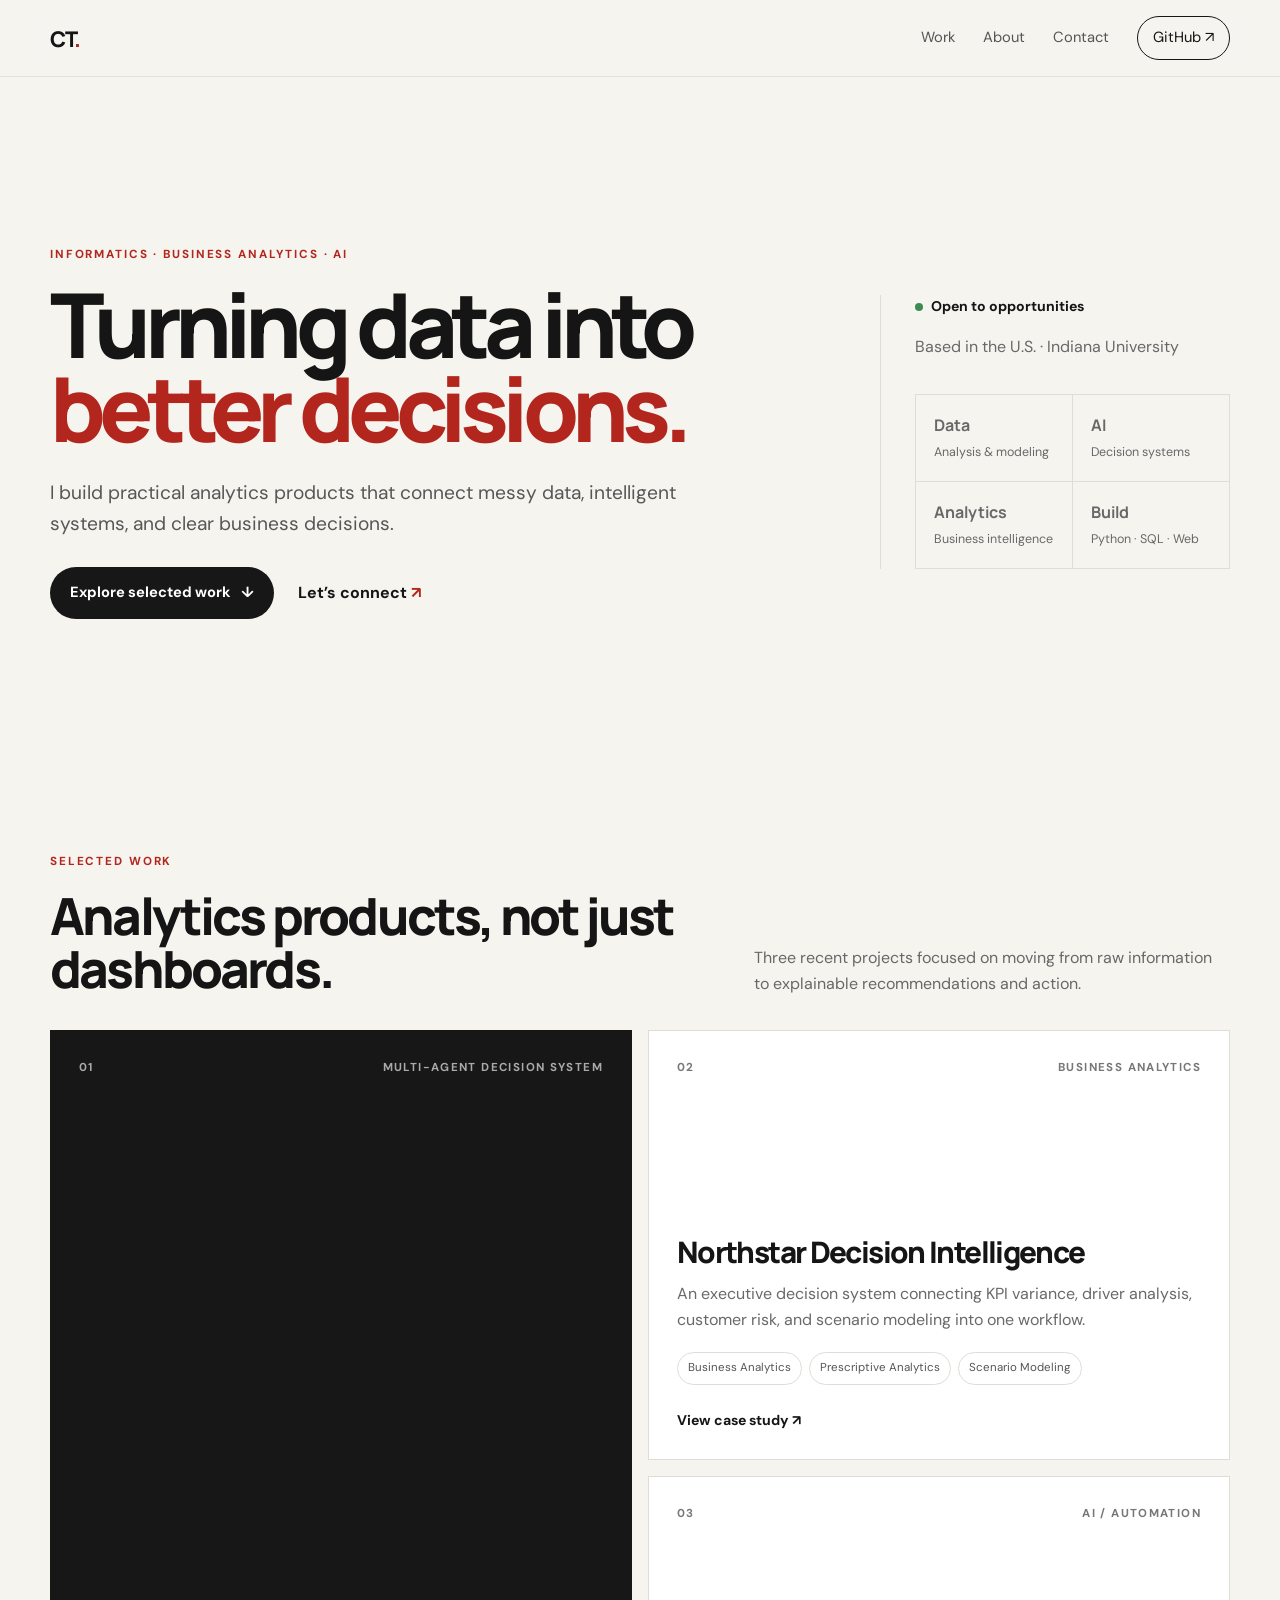
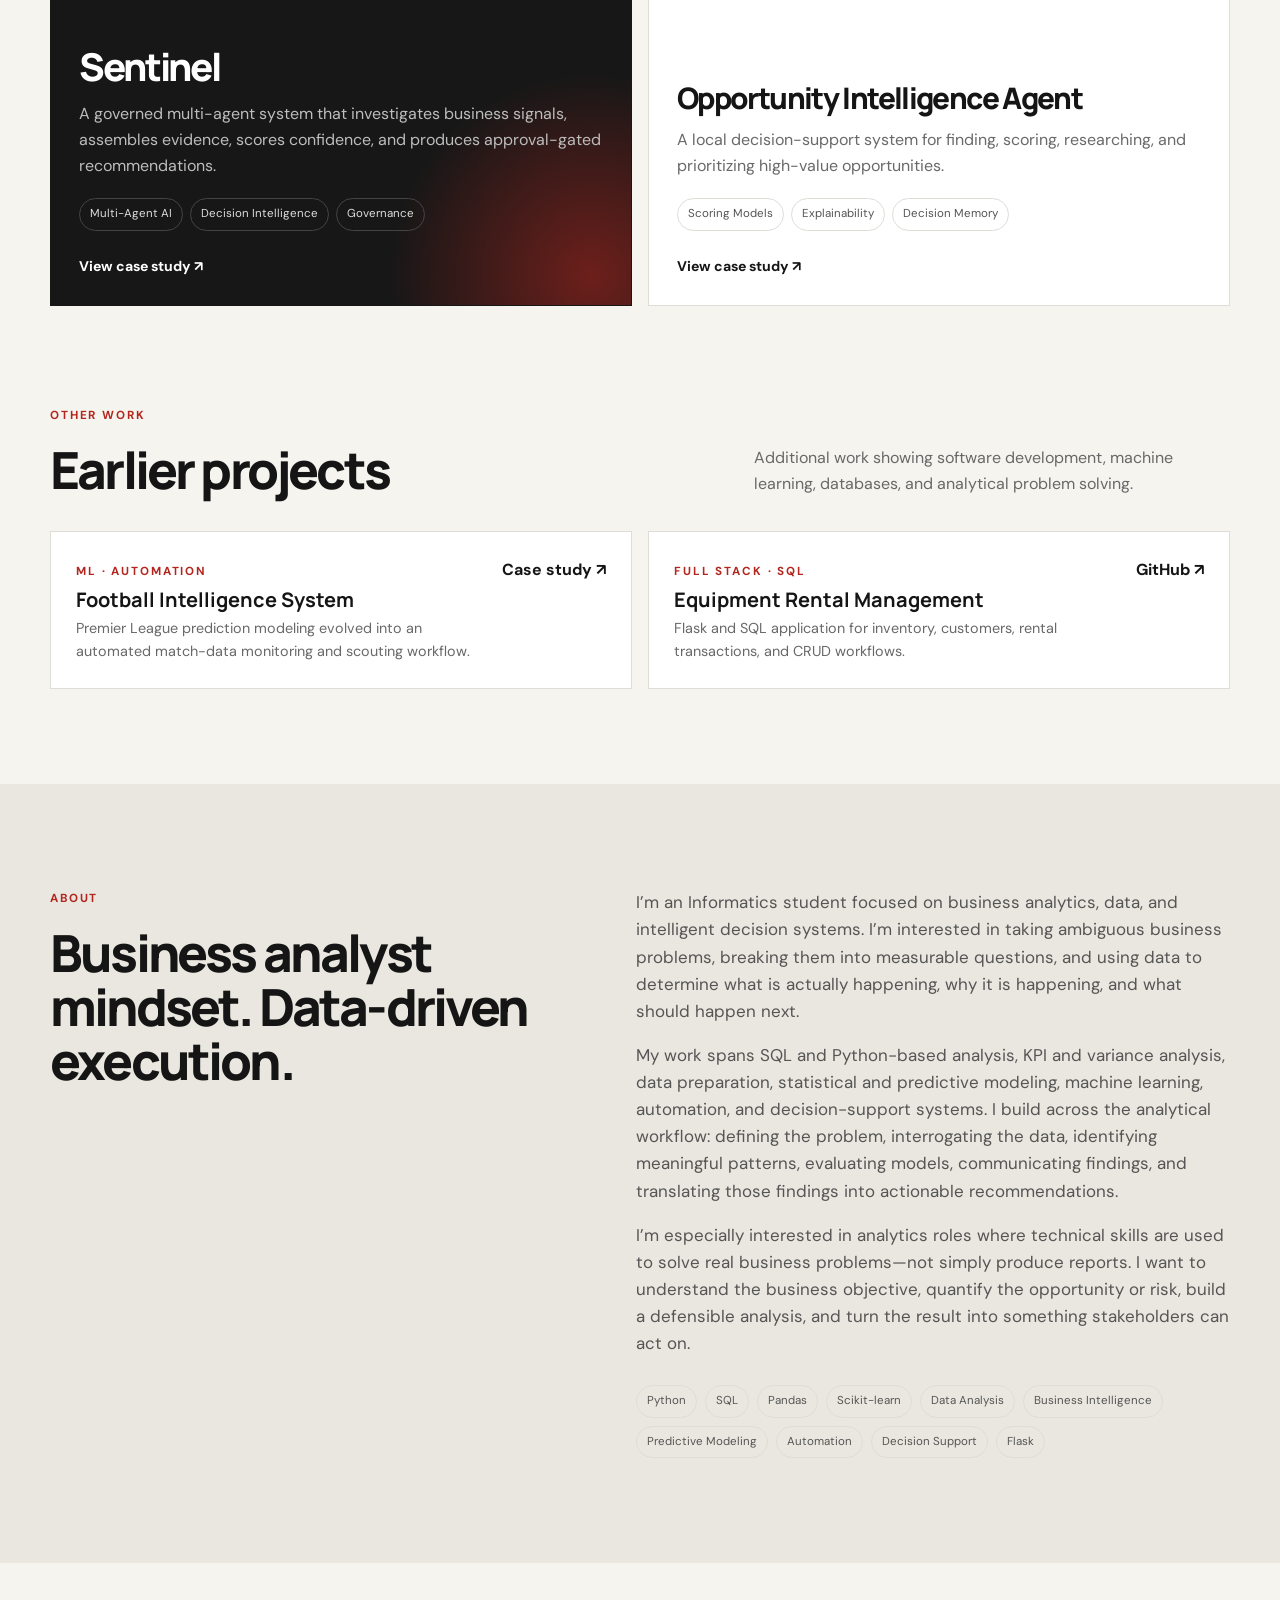
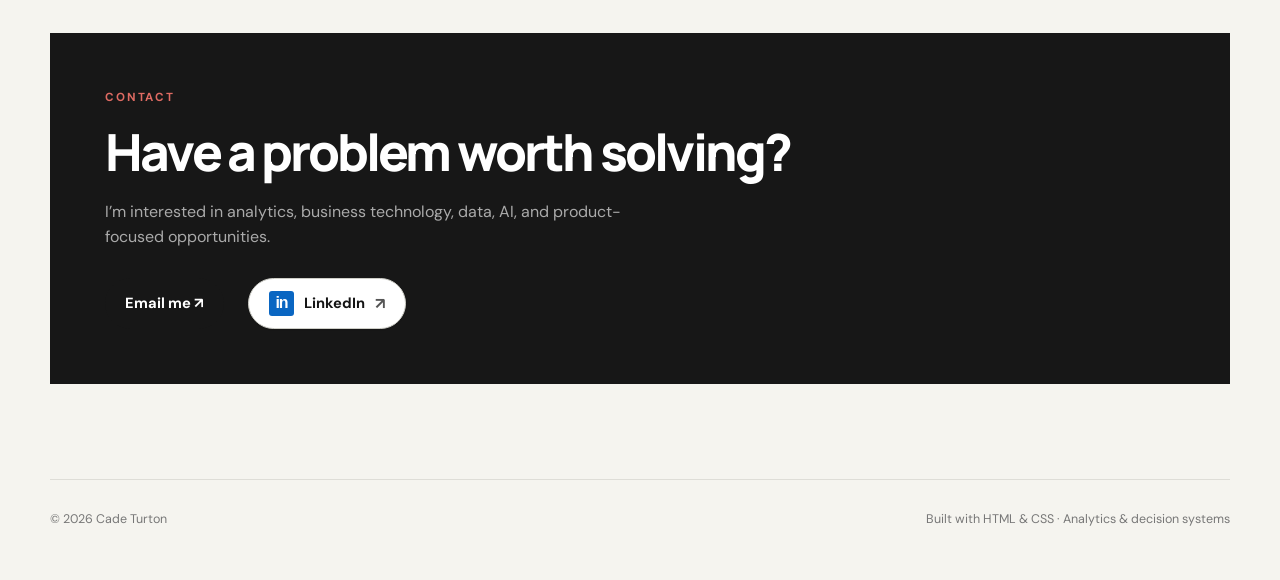
<file: index.html>
<!DOCTYPE html>
<html lang="en">
<head>
  <meta charset="UTF-8" />
  <meta name="viewport" content="width=device-width, initial-scale=1.0" />
  <meta name="description" content="Cade Turton — Business Analytics, Data, AI, and Informatics portfolio." />
  <title>Cade Turton | Business Analytics & Technology</title>
  <link rel="preconnect" href="https://fonts.googleapis.com" />
  <link rel="preconnect" href="https://fonts.gstatic.com" crossorigin />
  <link href="https://fonts.googleapis.com/css2?family=DM+Sans:wght@400;500;600;700&family=Manrope:wght@600;700;800&display=swap" rel="stylesheet" />
  <link rel="stylesheet" href="styles.css" />
</head>
<body>
  <header class="site-header">
    <nav class="nav shell" aria-label="Primary navigation">
      <a class="logo" href="index.html">CT<span>.</span></a>
      <div class="nav-links">
        <a href="#work">Work</a><a href="#about">About</a><a href="#contact">Contact</a>
        <a class="nav-cta" href="https://github.com/cturton" target="_blank" rel="noreferrer">GitHub ↗</a>
      </div>
    </nav>
  </header>
  <main>
    <section class="hero shell">
      <div class="hero-copy"><p class="kicker">INFORMATICS · BUSINESS ANALYTICS · AI</p><h1>Turning data into <em>better decisions.</em></h1><p class="hero-text">I build practical analytics products that connect messy data, intelligent systems, and clear business decisions.</p><div class="hero-actions"><a class="button button-dark" href="#work">Explore selected work <span>↓</span></a><a class="text-link" href="#contact">Let’s connect <span>↗</span></a></div></div>
      <div class="hero-aside"><div class="availability"><span></span> Open to opportunities</div><p>Based in the U.S. · Indiana University</p><div class="mini-grid"><div><strong>Data</strong><span>Analysis & modeling</span></div><div><strong>AI</strong><span>Decision systems</span></div><div><strong>Analytics</strong><span>Business intelligence</span></div><div><strong>Build</strong><span>Python · SQL · Web</span></div></div></div>
    </section>
    <section id="work" class="section shell">
      <div class="section-heading"><div><p class="eyebrow">SELECTED WORK</p><h2>Analytics products, not just dashboards.</h2></div><p>Three recent projects focused on moving from raw information to explainable recommendations and action.</p></div>
      <div class="featured-grid">
        <a class="featured-card featured-main" href="projects/sentinel.html"><div class="card-meta"><span>01</span><span>Multi-Agent Decision System</span></div><div class="card-content"><h3>Sentinel</h3><p>A governed multi-agent system that investigates business signals, assembles evidence, scores confidence, and produces approval-gated recommendations.</p><div class="tags"><span>Multi-Agent AI</span><span>Decision Intelligence</span><span>Governance</span></div></div><span class="card-arrow">View case study ↗</span></a>
        <a class="featured-card" href="projects/northstar.html"><div class="card-meta"><span>02</span><span>Business Analytics</span></div><div class="card-content"><h3>Northstar Decision Intelligence</h3><p>An executive decision system connecting KPI variance, driver analysis, customer risk, and scenario modeling into one workflow.</p><div class="tags"><span>Business Analytics</span><span>Prescriptive Analytics</span><span>Scenario Modeling</span></div></div><span class="card-arrow">View case study ↗</span></a>
        <a class="featured-card" href="projects/opportunity.html"><div class="card-meta"><span>03</span><span>AI / Automation</span></div><div class="card-content"><h3>Opportunity Intelligence Agent</h3><p>A local decision-support system for finding, scoring, researching, and prioritizing high-value opportunities.</p><div class="tags"><span>Scoring Models</span><span>Explainability</span><span>Decision Memory</span></div></div><span class="card-arrow">View case study ↗</span></a>
      </div>
      <div class="section-heading compact"><div><p class="eyebrow">OTHER WORK</p><h2>Earlier projects</h2></div><p>Additional work showing software development, machine learning, databases, and analytical problem solving.</p></div>
      <div class="archive-grid"><a class="archive-card" href="projects/match.html"><div><span class="archive-label">ML · AUTOMATION</span><h3>Football Intelligence System</h3><p>Premier League prediction modeling evolved into an automated match-data monitoring and scouting workflow.</p></div><span>Case study ↗</span></a><a class="archive-card" href="https://github.com/cturton/website" target="_blank" rel="noreferrer"><div><span class="archive-label">FULL STACK · SQL</span><h3>Equipment Rental Management</h3><p>Flask and SQL application for inventory, customers, rental transactions, and CRUD workflows.</p></div><span>GitHub ↗</span></a></div>
    </section>
    <section id="about" class="about-section"><div class="shell about-grid"><div><p class="eyebrow">ABOUT</p><h2>Business analyst mindset. Data-driven execution.</h2></div><div class="about-copy"><p>I’m an Informatics student focused on business analytics, data, and intelligent decision systems. I’m interested in taking ambiguous business problems, breaking them into measurable questions, and using data to determine what is actually happening, why it is happening, and what should happen next.</p><p>My work spans SQL and Python-based analysis, KPI and variance analysis, data preparation, statistical and predictive modeling, machine learning, automation, and decision-support systems. I build across the analytical workflow: defining the problem, interrogating the data, identifying meaningful patterns, evaluating models, communicating findings, and translating those findings into actionable recommendations.</p><p>I’m especially interested in analytics roles where technical skills are used to solve real business problems—not simply produce reports. I want to understand the business objective, quantify the opportunity or risk, build a defensible analysis, and turn the result into something stakeholders can act on.</p><div class="skill-list"><span>Python</span><span>SQL</span><span>Pandas</span><span>Scikit-learn</span><span>Data Analysis</span><span>Business Intelligence</span><span>Predictive Modeling</span><span>Automation</span><span>Decision Support</span><span>Flask</span></div></div></div></section>
    <section id="contact" class="section shell contact-section"><div class="contact-card"><p class="eyebrow">CONTACT</p><h2>Have a problem worth solving?</h2><p>I’m interested in analytics, business technology, data, AI, and product-focused opportunities.</p><div class="contact-actions"><a class="button button-dark" href="mailto:cturton@iu.edu">Email me ↗</a><a class="linkedin-button" href="https://www.linkedin.com/in/cadeturton/" target="_blank" rel="noreferrer" aria-label="Connect with Cade Turton on LinkedIn"><span class="linkedin-mark" aria-hidden="true">in</span><span class="linkedin-label">LinkedIn</span><span class="linkedin-arrow" aria-hidden="true">↗</span></a></div></div></section>
  </main>
  <footer class="shell footer"><span>© 2026 Cade Turton</span><span>Built with HTML & CSS · Analytics & decision systems</span></footer>
</body></html>
</file>
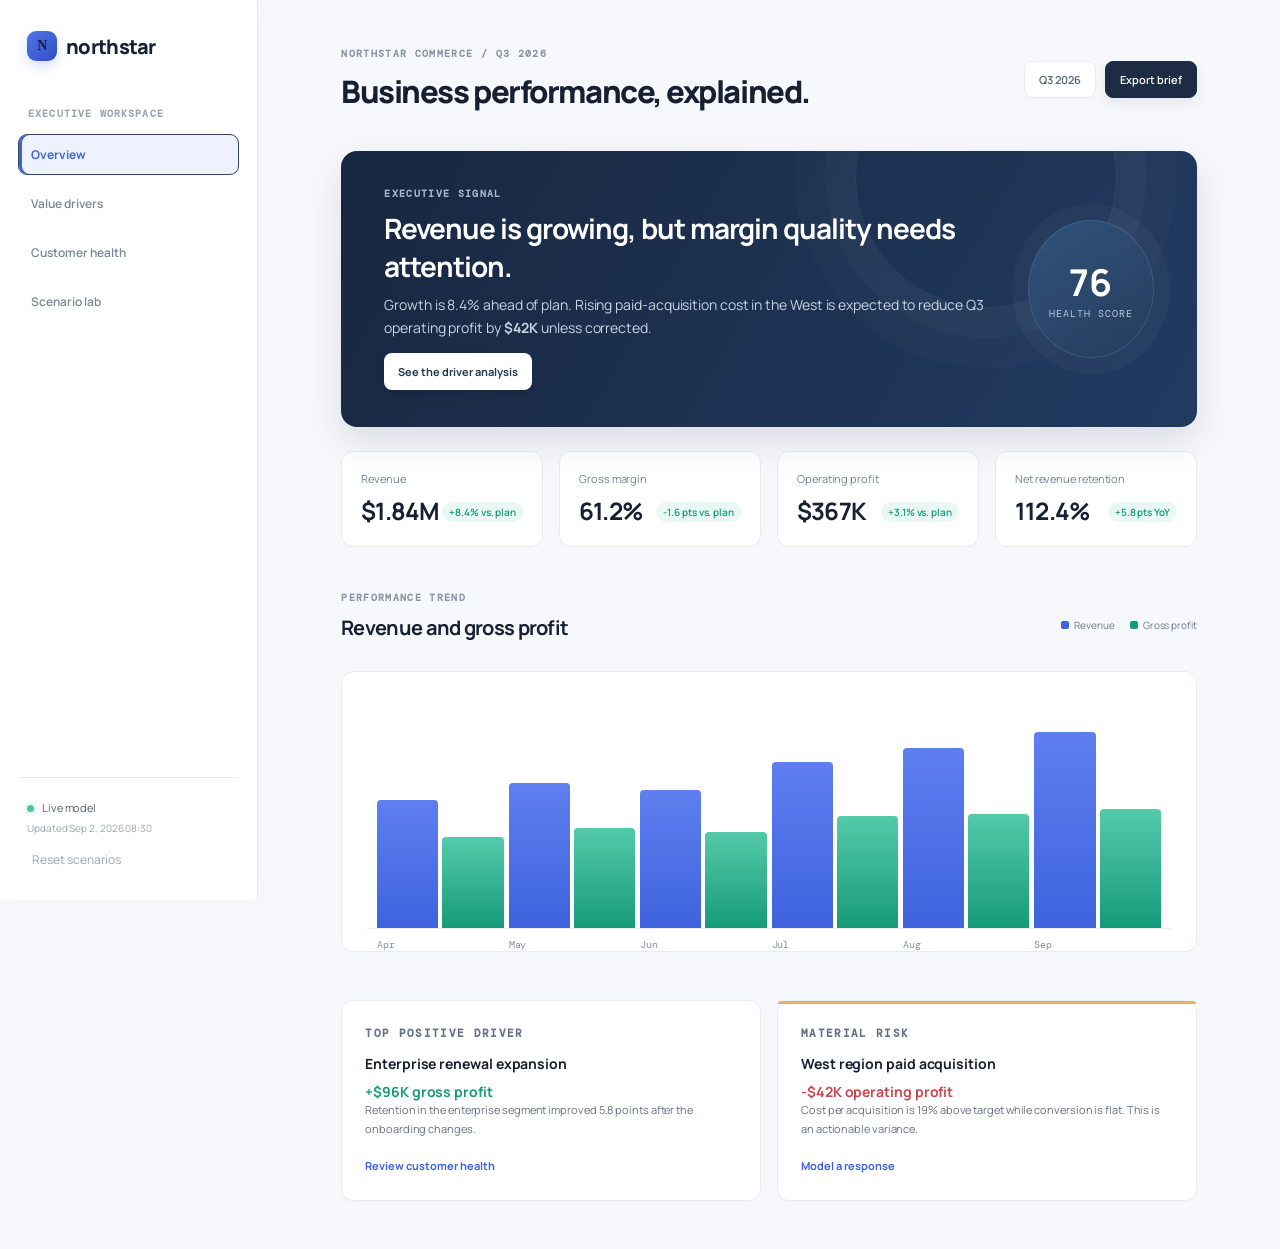
<file: demos/northstar/index.html>
<!doctype html>
<html lang="en"><head><meta charset="UTF-8"><meta name="viewport" content="width=device-width,initial-scale=1.0"><title>Northstar BI | Decision Intelligence</title><link rel="preconnect" href="https://fonts.googleapis.com"><link rel="preconnect" href="https://fonts.gstatic.com" crossorigin><link href="https://fonts.googleapis.com/css2?family=DM+Mono:wght@400;500&family=Manrope:wght@400;500;600;700;800&display=swap" rel="stylesheet"><link rel="stylesheet" href="styles.css"></head>
<body><aside><div class="brand"><i>N</i><span>northstar</span></div><p class="workspace">EXECUTIVE WORKSPACE</p><nav><button class="active" data-view="overview">Overview</button><button data-view="drivers">Value drivers</button><button data-view="customers">Customer health</button><button data-view="scenario">Scenario lab</button></nav><div class="data-status"><span></span> Live model<br><small>Updated Sep 2, 2026 08:30</small></div><button id="reset" class="reset">Reset scenarios</button></aside>
<main><header><div><p class="eyebrow">NORTHSTAR COMMERCE / Q3 2026</p><h1 id="pageTitle">Business performance, explained.</h1></div><div class="header-actions"><button class="period">Q3 2026</button><button class="export" id="export">Export brief</button></div></header>
<section id="overview" class="view active"><article class="signal"><div><p class="eyebrow">EXECUTIVE SIGNAL</p><h2>Revenue is growing, but margin quality needs attention.</h2><p>Growth is 8.4% ahead of plan. Rising paid-acquisition cost in the West is expected to reduce Q3 operating profit by <b>$42K</b> unless corrected.</p><button class="signal-btn" data-go="drivers">See the driver analysis</button></div><div class="signal-score"><strong>76</strong><span>HEALTH SCORE</span></div></article><div id="kpis" class="kpis"></div><div class="split-heading"><div><p class="eyebrow">PERFORMANCE TREND</p><h2>Revenue and gross profit</h2></div><div class="legend"><i class="revenue"></i>Revenue <i class="profit"></i>Gross profit</div></div><article class="chart-card"><div id="trendChart" class="trend-chart"></div></article><div class="two-col"><article class="insight-card"><p class="eyebrow">TOP POSITIVE DRIVER</p><h3>Enterprise renewal expansion</h3><strong class="positive">+$96K gross profit</strong><p>Retention in the enterprise segment improved 5.8 points after the onboarding changes.</p><button class="text-button" data-go="customers">Review customer health</button></article><article class="insight-card warning"><p class="eyebrow">MATERIAL RISK</p><h3>West region paid acquisition</h3><strong class="negative">-$42K operating profit</strong><p>Cost per acquisition is 19% above target while conversion is flat. This is an actionable variance.</p><button class="text-button" data-go="scenario">Model a response</button></article></div></section>
<section id="drivers" class="view"><div class="split-heading"><div><p class="eyebrow">EXPLAINABLE VARIANCE ANALYSIS</p><h2>What changed operating profit?</h2></div><p class="muted">Actual vs. Q3 plan, through September 2</p></div><article class="waterfall" id="waterfall"></article><div class="split-heading lower"><div><p class="eyebrow">RECOMMENDED ACTIONS</p><h2>Highest-leverage decisions</h2></div></div><div id="actions" class="action-list"></div></section>
<section id="customers" class="view"><div class="split-heading"><div><p class="eyebrow">CUSTOMER INTELLIGENCE</p><h2>Revenue quality and retention risk</h2></div><p class="muted">Segmented by trailing 12-month value and engagement</p></div><div id="segments" class="segments"></div><div class="customer-layout"><article class="table-card"><div class="card-title"><h3>Accounts needing intervention</h3><span>Risk model v2</span></div><div id="customerTable"></div></article><article class="insight-card"><p class="eyebrow">COHORT OBSERVATION</p><h3>Week-4 activation predicts retention</h3><p>Accounts completing the first value milestone in 4 weeks retain at 2.3x the rate of accounts that do not.</p><div class="cohort"><span style="height:92%"></span><span style="height:82%"></span><span style="height:74%"></span><span style="height:66%"></span><span style="height:52%"></span><span style="height:45%"></span></div><small>Monthly retention by activation cohort</small></article></div></section>
<section id="scenario" class="view"><div class="split-heading"><div><p class="eyebrow">DECISION SIMULATOR</p><h2>Model the next best move</h2></div><p class="muted">Adjust assumptions; outcomes update locally.</p></div><div class="scenario-layout"><article class="controls"><h3>Response plan</h3><label>West paid-media spend <output id="spendOut">-15%</output><input id="spend" type="range" min="-30" max="20" value="-15"></label><label>Conversion-rate lift <output id="conversionOut">+4%</output><input id="conversion" type="range" min="0" max="15" value="4"></label><label>Enterprise expansion plays <output id="expansionOut">12</output><input id="expansion" type="range" min="0" max="30" value="12"></label><label>Onboarding investment <output id="onboardingOut">$25K</output><input id="onboarding" type="range" min="0" max="75" value="25"></label><button id="applyScenario" class="primary">Save scenario</button></article><article class="outcome"><p class="eyebrow">PROJECTED Q3 OUTCOME</p><h2 id="scenarioProfit">$428K</h2><p class="muted">Operating profit</p><div class="outcome-grid"><div><span id="profitChange">+$61K</span><small>vs. baseline</small></div><div><span id="roi">2.4x</span><small>intervention ROI</small></div><div><span id="confidence">78%</span><small>confidence</small></div></div><div class="recommendation"><strong>Recommendation</strong><p id="recommendation">Reduce West spend by 15%, shift budget toward high-intent channels, and fund the enterprise expansion program.</p></div></article></div></section></main><script src="app.js"></script></body></html>
</file>
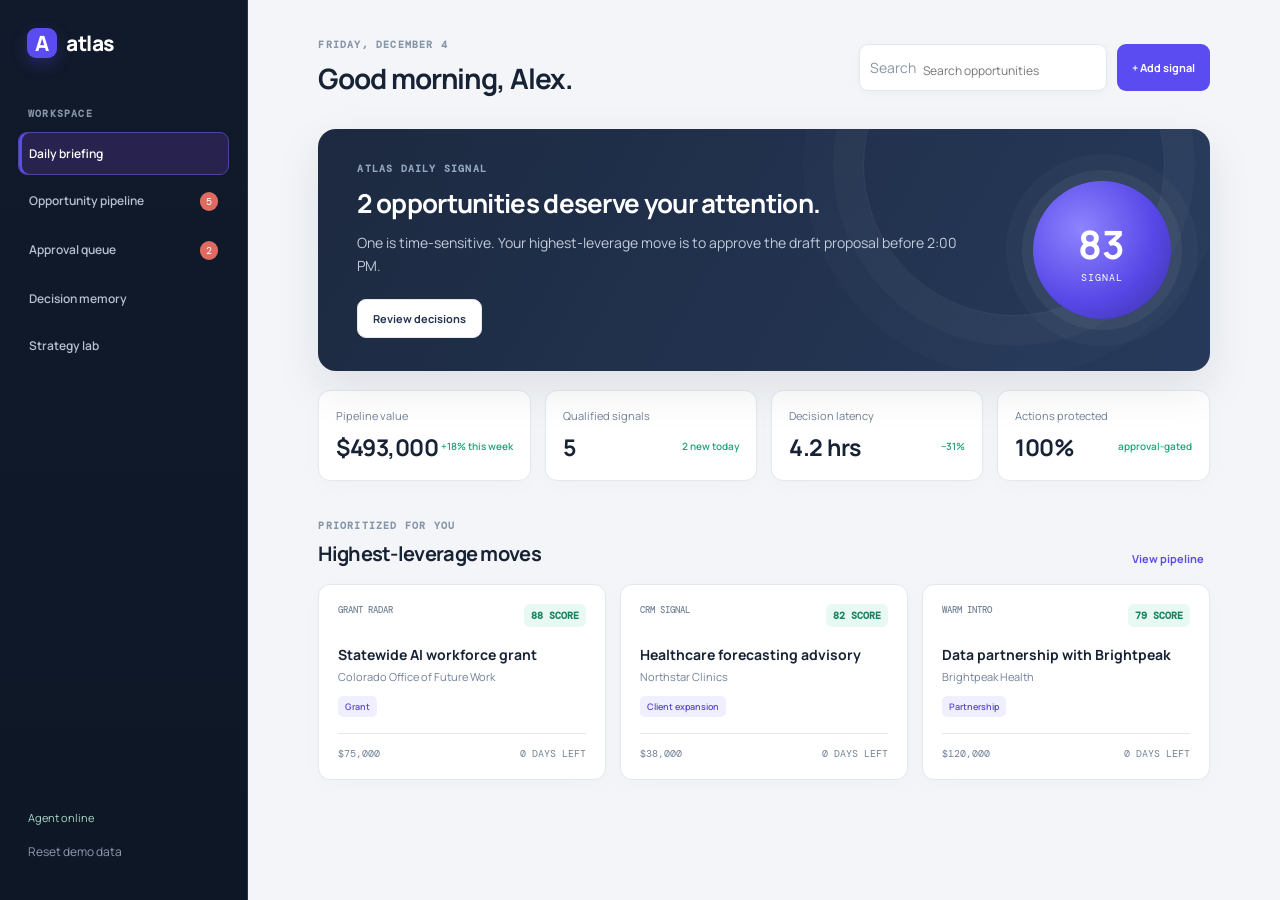
<file: demos/opportunity/index.html>
<!doctype html>
<html lang="en"><head><meta charset="UTF-8"><meta name="viewport" content="width=device-width,initial-scale=1.0"><title>Atlas - Opportunity Intelligence</title><link rel="preconnect" href="https://fonts.googleapis.com"><link rel="preconnect" href="https://fonts.gstatic.com" crossorigin><link href="https://fonts.googleapis.com/css2?family=DM+Mono:wght@400;500&family=Manrope:wght@400;500;600;700;800&display=swap" rel="stylesheet"><link rel="stylesheet" href="styles.css"></head>
<body><aside><a class="brand"><i>A</i>atlas</a><p class="eyebrow">WORKSPACE</p><nav><button class="active" data-view="briefing">Daily briefing</button><button data-view="pipeline">Opportunity pipeline <b id="pipelineCount"></b></button><button data-view="approvals">Approval queue <b id="approvalCount"></b></button><button data-view="memory">Decision memory</button><button data-view="strategy">Strategy lab</button></nav><footer><span>Agent online</span><button id="reset">Reset demo data</button></footer></aside>
<main><header><div><p class="eyebrow" id="date"></p><h1 id="title">Good morning, Alex.</h1></div><div class="actions"><label class="search">Search <input id="search" placeholder="Search opportunities"></label><button class="primary" id="add">+ Add signal</button></div></header>
<section id="briefing" class="view active"><div class="hero"><div><p class="eyebrow">ATLAS DAILY SIGNAL</p><h2><span id="reviewCount">3</span> opportunities deserve your attention.</h2><p>One is time-sensitive. Your highest-leverage move is to approve the draft proposal before 2:00 PM.</p><button class="light" data-go="approvals">Review decisions</button></div><div class="orb"><strong id="signalScore">86</strong><small>SIGNAL</small></div></div><div class="stats" id="stats"></div><div class="heading"><div><p class="eyebrow">PRIORITIZED FOR YOU</p><h2>Highest-leverage moves</h2></div><button class="link" data-go="pipeline">View pipeline</button></div><div class="cards" id="topCards"></div></section>
<section id="pipeline" class="view"><div class="toolbar"><div id="filters"><button class="chip active" data-filter="all">All</button><button class="chip" data-filter="needs-review">Needs review</button><button class="chip" data-filter="approved">Approved</button><button class="chip" data-filter="watching">Watching</button></div><select id="sort"><option value="score">Sort: highest score</option><option value="deadline">Sort: nearest deadline</option><option value="value">Sort: highest value</option></select></div><div class="list" id="pipelineList"></div></section>
<section id="approvals" class="view"><div class="heading"><div><p class="eyebrow">HUMAN-IN-THE-LOOP</p><h2>Decisions awaiting you</h2></div><p class="muted">Atlas will not take external action without your approval.</p></div><div class="list" id="approvalList"></div></section>
<section id="memory" class="view"><div class="intro"><p class="eyebrow">PREFERENCE MODEL</p><h2>Decision memory</h2><p>Atlas adapts locally to the choices you make. These preferences shape its recommendations.</p></div><div class="cards" id="memoryCards"></div><div class="heading"><div><p class="eyebrow">AUDIT TRAIL</p><h2>Recent decisions</h2></div></div><div class="list" id="log"></div></section>
<section id="strategy" class="view"><div class="heading"><div><p class="eyebrow">CHIEF-OF-STAFF MODE</p><h2>Strategy lab</h2></div><button id="saveGoals" class="primary">Save goals</button></div><div class="strategy-grid"><article class="panel"><p class="eyebrow">YOUR OPERATING CONSTRAINTS</p><h3>Opportunity filter</h3><label>Quarterly revenue target<input id="goalRevenue" type="number" min="0"></label><label>Available delivery hours / week<input id="goalHours" type="number" min="1" max="168"></label><label>Ideal opportunity type<select id="goalType"><option>High-value, strategic work</option><option>Fast revenue / short engagements</option><option>Long-term partnerships</option><option>Research and grants</option></select></label><label>Risk appetite<select id="goalRisk"><option value="low">Low - favor evidence and speed</option><option value="balanced">Balanced</option><option value="high">High - accept uncertainty</option></select></label></article><article class="panel"><p class="eyebrow">PORTFOLIO SIMULATOR</p><h3>What should you pursue?</h3><p class="muted">Select opportunities to estimate expected return and delivery load.</p><div id="simulator"></div><div class="simulation-result" id="simulationResult"></div></article></div><div class="heading memo-heading"><div><p class="eyebrow">WEEKLY STRATEGY MEMO</p><h2>What changed and what to do</h2></div><button id="refreshMemo" class="link">Refresh memo</button></div><article class="memo" id="strategyMemo"></article><div class="heading memo-heading"><div><p class="eyebrow">AGENT AND SOURCE CONTROL</p><h2>Monitoring readiness</h2></div></div><div class="source-grid" id="sources"></div></section></main>
<dialog id="detail"><button class="close">x</button><div id="detailContent"></div></dialog><dialog id="intake"><button class="close">x</button><form id="form"><p class="eyebrow">NEW INTAKE</p><h2>Add an opportunity signal</h2><label>Title<input name="title" required placeholder="e.g. City innovation grant"></label><label>Organization<input name="org" required placeholder="Who is offering it?"></label><div class="form-row"><label>Potential value ($)<input name="value" type="number" min="0" required></label><label>Deadline<input name="deadline" type="date" required></label></div><label>Why it matters<textarea name="summary" required placeholder="The signal, fit, and intended outcome"></textarea></label><button class="primary">Score opportunity</button></form></dialog><script src="app.js"></script></body></html>
</file>
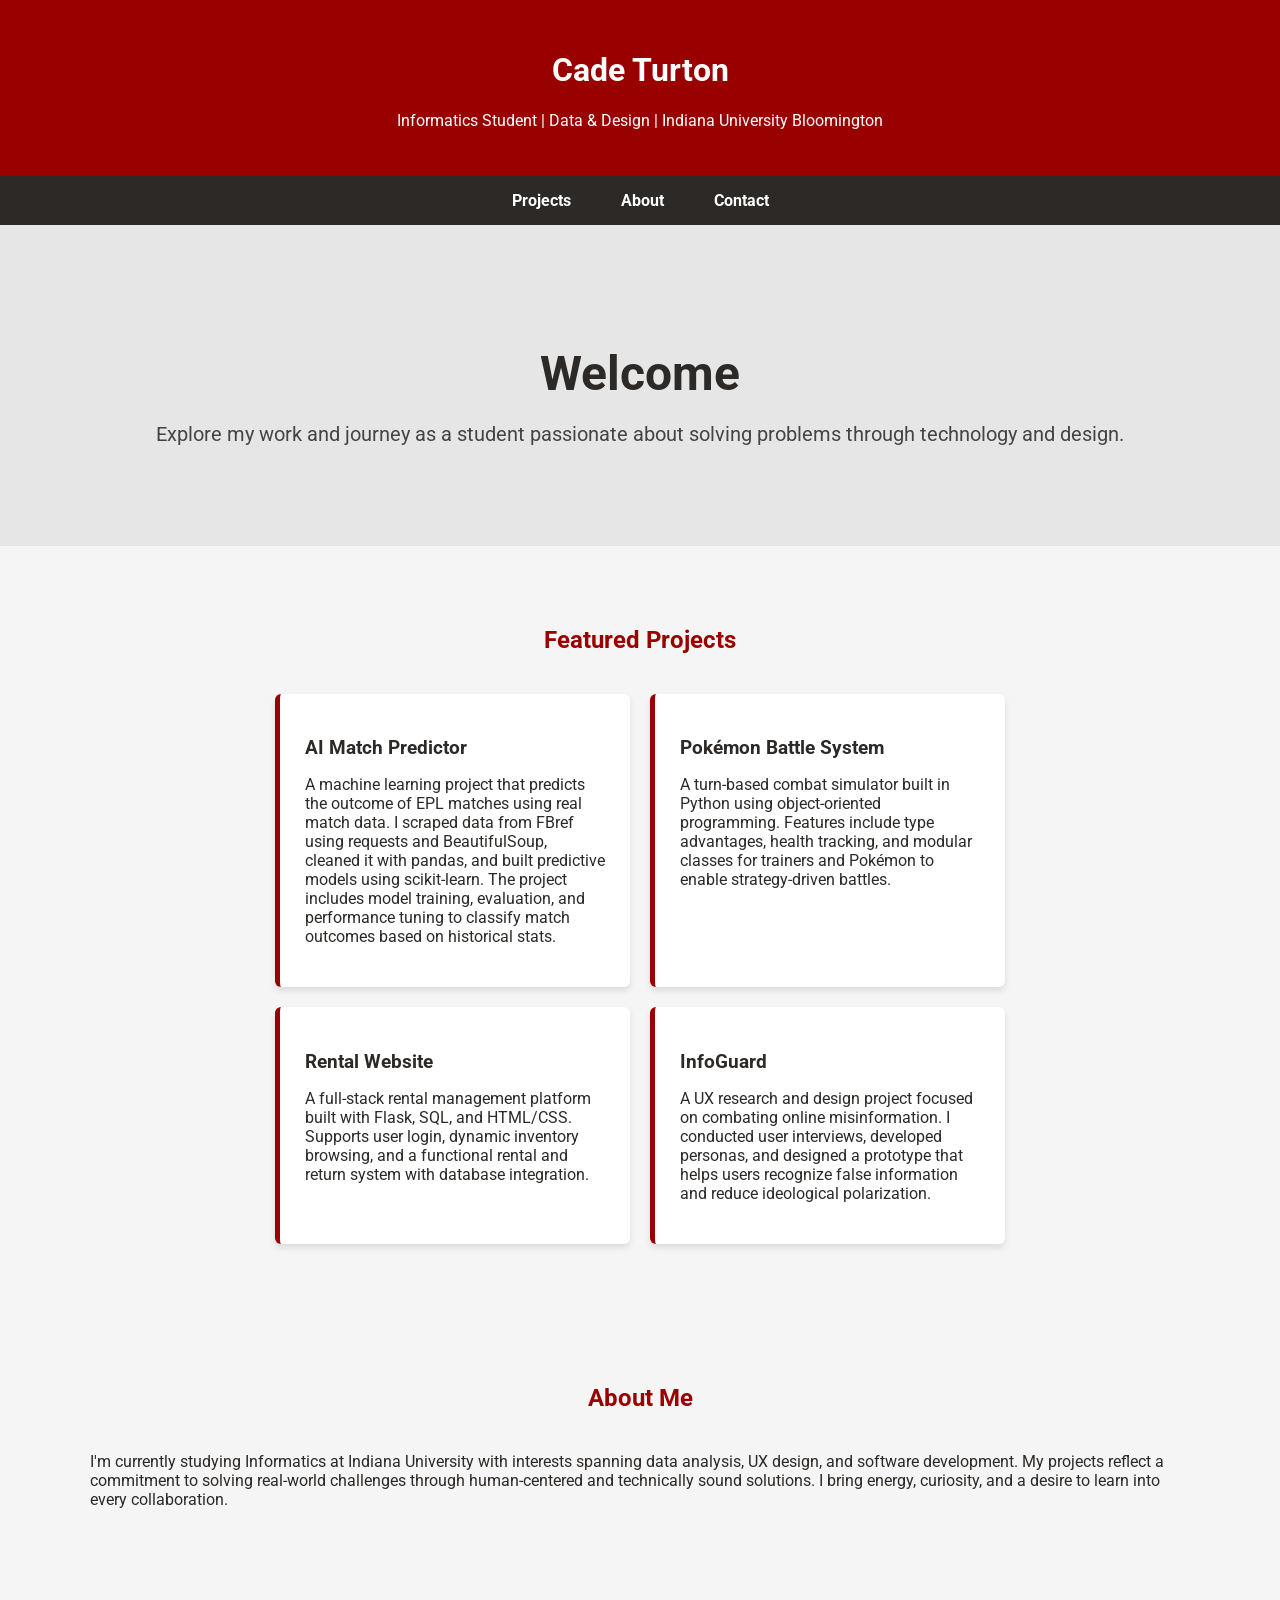
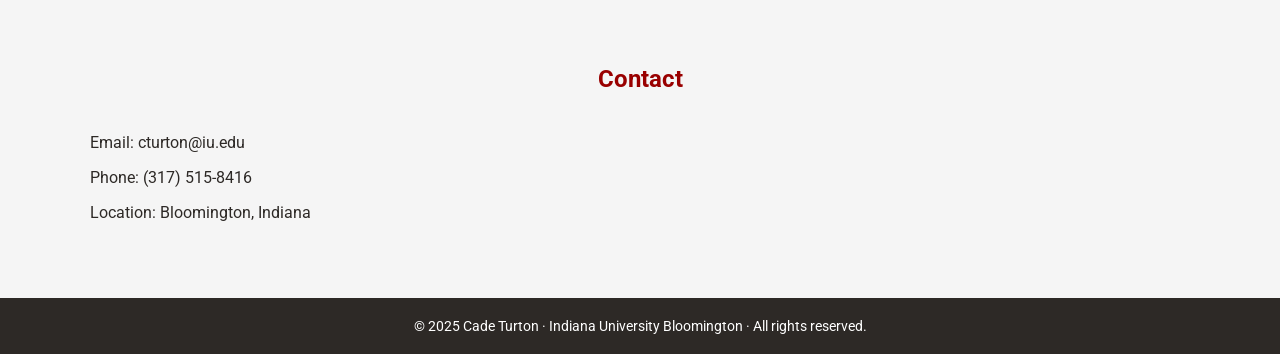
<file: Cade_Turton_Portfolio.html>
<!DOCTYPE html>
<html lang="en">
<head>
  <meta charset="UTF-8" />
  <meta name="viewport" content="width=device-width, initial-scale=1.0"/>
  <title>Cade Turton | Professional Portfolio</title>
  <link href="https://fonts.googleapis.com/css2?family=Roboto:wght@400;700&display=swap" rel="stylesheet"/>
  <style>
    :root {
      --iu-crimson: #990000;
      --iu-cream: #f5f5f5;
      --iu-dark: #2d2926;
    }

    body {
      font-family: 'Roboto', sans-serif;
      margin: 0;
      background-color: var(--iu-cream);
      color: var(--iu-dark);
    }

    header {
      background-color: var(--iu-crimson);
      color: white;
      padding: 30px 20px;
      text-align: center;
    }

    nav {
      display: flex;
      justify-content: center;
      background-color: var(--iu-dark);
    }

    nav a {
      color: white;
      padding: 15px 25px;
      text-decoration: none;
      font-weight: 700;
    }

    nav a:hover {
      background-color: #4d0000;
    }

    .hero {
      background-color: #e6e6e6;
      text-align: center;
      padding: 80px 20px;
    }

    .hero h1 {
      font-size: 48px;
      margin-bottom: 10px;
    }

    .hero p {
      font-size: 20px;
      color: #444;
    }

    .section {
      padding: 60px 20px;
      max-width: 1100px;
      margin: auto;
    }

    .section h2 {
      text-align: center;
      color: var(--iu-crimson);
      margin-bottom: 40px;
    }

    .cards {
      display: flex;
      flex-wrap: wrap;
      justify-content: center;
      gap: 20px;
    }

    .card {
      background: white;
      border-left: 5px solid var(--iu-crimson);
      padding: 25px;
      border-radius: 6px;
      width: 300px;
      box-shadow: 0 4px 6px rgba(0,0,0,0.1);
    }

    .card h3 {
      color: var(--iu-dark);
      margin-bottom: 10px;
    }

    footer {
      background-color: var(--iu-dark);
      color: white;
      text-align: center;
      padding: 20px;
      font-size: 14px;
    }
  </style>
</head>
<body>

<header>
  <h1>Cade Turton</h1>
  <p>Informatics Student | Data & Design | Indiana University Bloomington</p>
</header>

<nav>
  <a href="#projects">Projects</a>
  <a href="#about">About</a>
  <a href="#contact">Contact</a>
</nav>

<section class="hero">
  <h1>Welcome</h1>
  <p>Explore my work and journey as a student passionate about solving problems through technology and design.</p>
</section>

<section id="projects" class="section">
  <h2>Featured Projects</h2>
  <div class="cards">
    <div class="card">
      <h3>AI Match Predictor</h3>
      <p>A machine learning project that predicts the outcome of EPL matches using real match data. I scraped data from FBref using requests and BeautifulSoup, cleaned it with pandas, and built predictive models using scikit-learn. The project includes model training, evaluation, and performance tuning to classify match outcomes based on historical stats.</p>
    </div>
    <div class="card">
      <h3>Pokémon Battle System</h3>
      <p>A turn-based combat simulator built in Python using object-oriented programming. Features include type advantages, health tracking, and modular classes for trainers and Pokémon to enable strategy-driven battles.</p>
    </div>
    <div class="card">
      <h3>Rental Website</h3>
      <p>A full-stack rental management platform built with Flask, SQL, and HTML/CSS. Supports user login, dynamic inventory browsing, and a functional rental and return system with database integration.</p>
    </div>
    <div class="card">
      <h3>InfoGuard</h3>
      <p>A UX research and design project focused on combating online misinformation. I conducted user interviews, developed personas, and designed a prototype that helps users recognize false information and reduce ideological polarization.</p>
    </div>
  </div>
</section>

<section id="about" class="section">
  <h2>About Me</h2>
  <p>
    I'm currently studying Informatics at Indiana University with interests spanning data analysis, UX design, and software development.
    My projects reflect a commitment to solving real-world challenges through human-centered and technically sound solutions.
    I bring energy, curiosity, and a desire to learn into every collaboration.
  </p>
</section>

<section id="contact" class="section">
  <h2>Contact</h2>
  <p>Email: cturton@iu.edu</p>
  <p>Phone: (317) 515-8416</p>
  <p>Location: Bloomington, Indiana</p>
</section>

<footer>
  &copy; 2025 Cade Turton · Indiana University Bloomington · All rights reserved.
</footer>

</body>
</html>
</file>
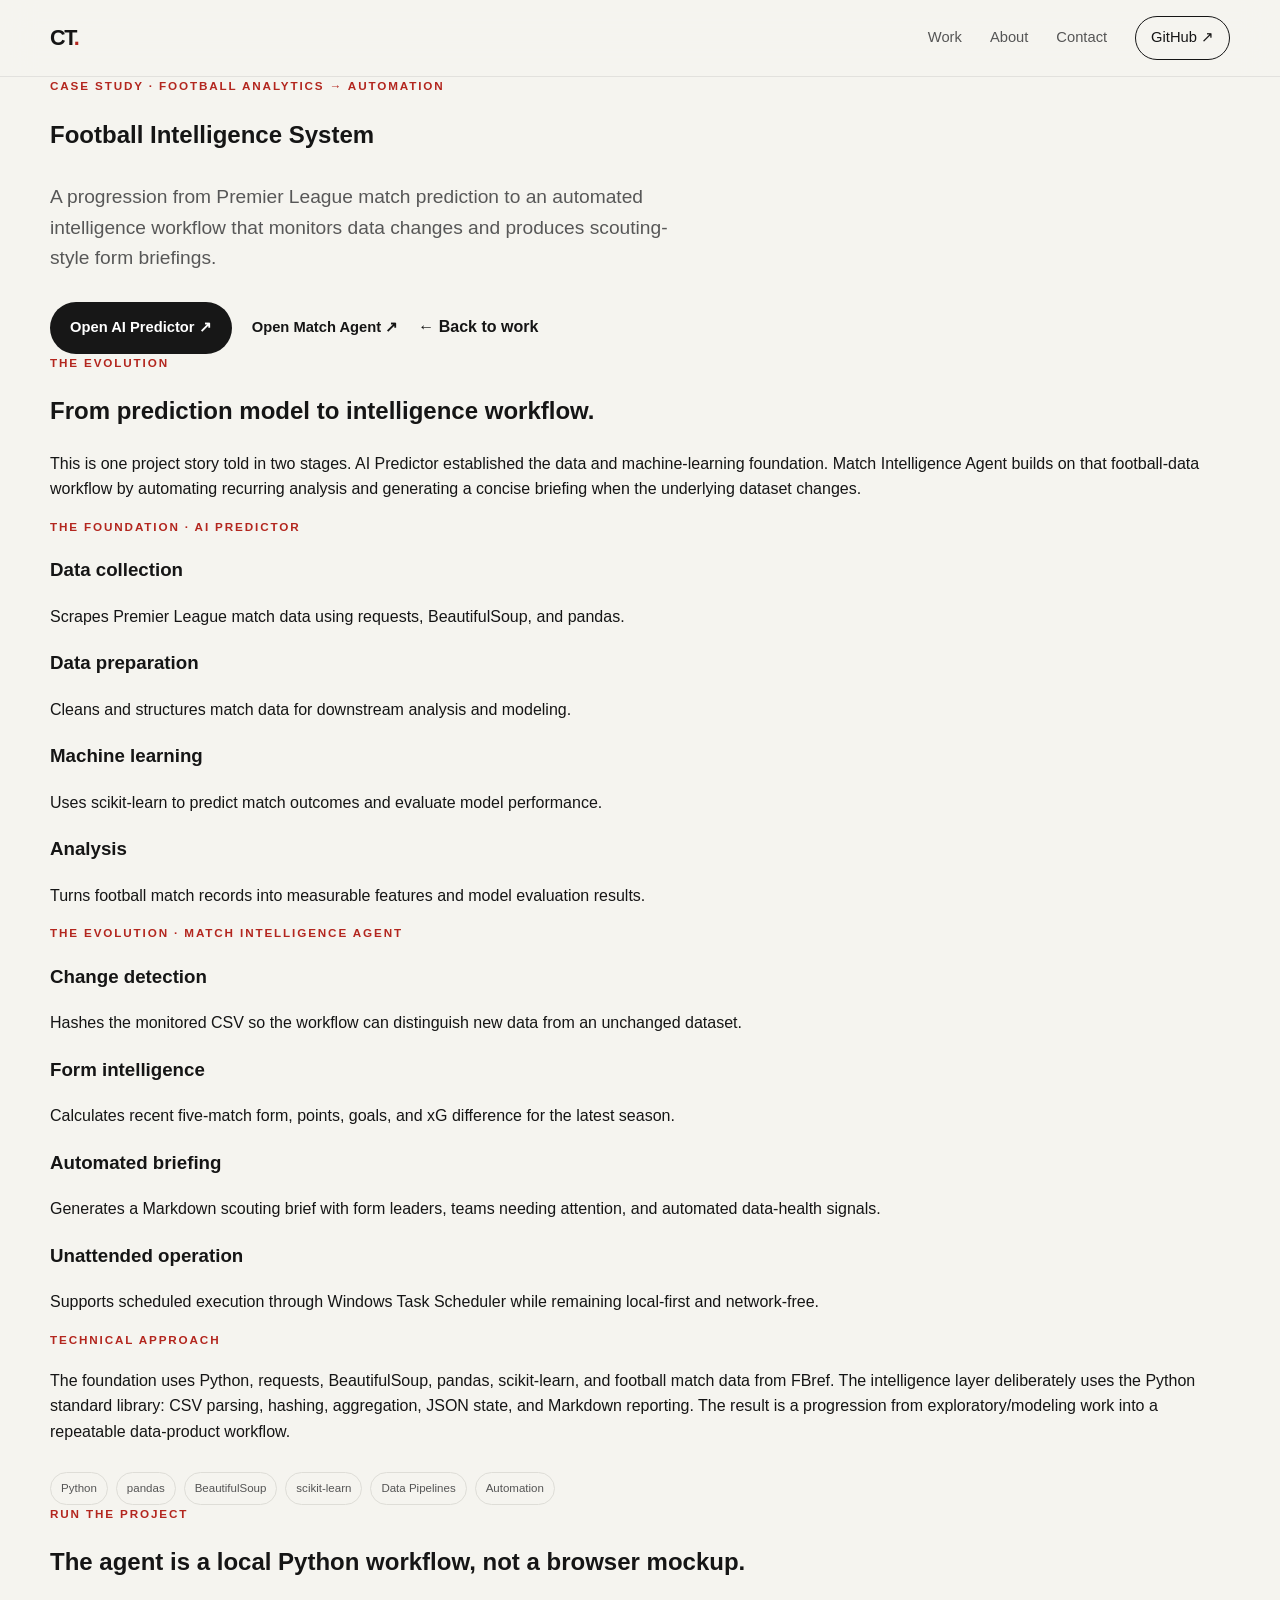
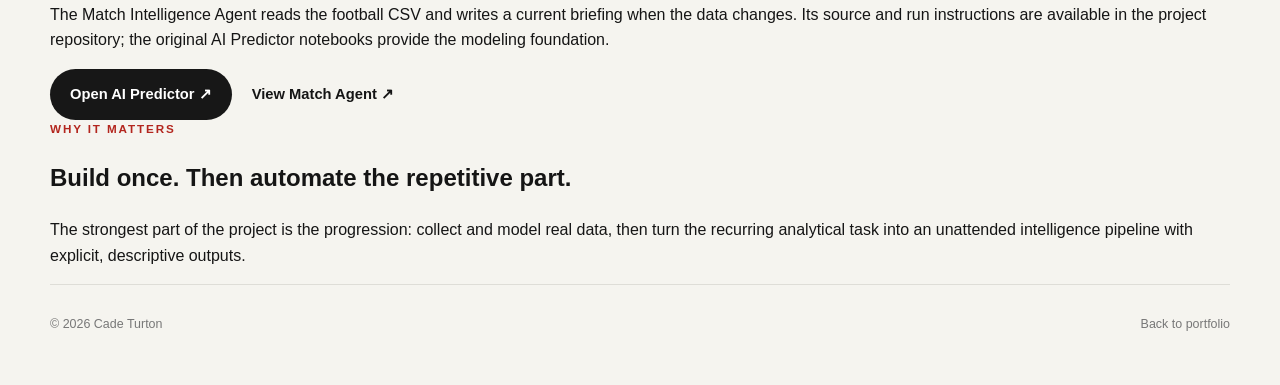
<file: projects/match.html>
<!DOCTYPE html><html lang="en"><head><meta charset="UTF-8"><meta name="viewport" content="width=device-width, initial-scale=1.0"><title>Football Intelligence System | Cade Turton</title><link rel="stylesheet" href="../styles.css"></head><body><header class="site-header"><nav class="nav shell"><a class="logo" href="../index.html">CT<span>.</span></a><div class="nav-links"><a href="../index.html#work">Work</a><a href="../index.html#about">About</a><a href="../index.html#contact">Contact</a><a class="nav-cta" href="https://github.com/cturton/AIpredictor" target="_blank" rel="noreferrer">GitHub ↗</a></div></nav></header><main><section class="case-hero shell"><p class="kicker">CASE STUDY · FOOTBALL ANALYTICS → AUTOMATION</p><h1>Football Intelligence System</h1><p class="hero-text">A progression from Premier League match prediction to an automated intelligence workflow that monitors data changes and produces scouting-style form briefings.</p><div class="case-links"><a class="button button-dark" href="https://github.com/cturton/AIpredictor" target="_blank" rel="noreferrer">Open AI Predictor ↗</a><a class="button button-light" href="https://github.com/cturton/Projects/tree/main/match-intelligence-agent" target="_blank" rel="noreferrer">Open Match Agent ↗</a><a class="text-link" href="../index.html#work">← Back to work</a></div></section><section class="case-body shell"><div class="case-section"><p class="eyebrow">THE EVOLUTION</p><h2>From prediction model to intelligence workflow.</h2><p>This is one project story told in two stages. AI Predictor established the data and machine-learning foundation. Match Intelligence Agent builds on that football-data workflow by automating recurring analysis and generating a concise briefing when the underlying dataset changes.</p></div><div class="case-section"><p class="eyebrow">THE FOUNDATION · AI PREDICTOR</p><div class="case-grid"><div><h3>Data collection</h3><p>Scrapes Premier League match data using requests, BeautifulSoup, and pandas.</p></div><div><h3>Data preparation</h3><p>Cleans and structures match data for downstream analysis and modeling.</p></div><div><h3>Machine learning</h3><p>Uses scikit-learn to predict match outcomes and evaluate model performance.</p></div><div><h3>Analysis</h3><p>Turns football match records into measurable features and model evaluation results.</p></div></div></div><div class="case-section"><p class="eyebrow">THE EVOLUTION · MATCH INTELLIGENCE AGENT</p><div class="case-grid"><div><h3>Change detection</h3><p>Hashes the monitored CSV so the workflow can distinguish new data from an unchanged dataset.</p></div><div><h3>Form intelligence</h3><p>Calculates recent five-match form, points, goals, and xG difference for the latest season.</p></div><div><h3>Automated briefing</h3><p>Generates a Markdown scouting brief with form leaders, teams needing attention, and automated data-health signals.</p></div><div><h3>Unattended operation</h3><p>Supports scheduled execution through Windows Task Scheduler while remaining local-first and network-free.</p></div></div></div><div class="case-section"><p class="eyebrow">TECHNICAL APPROACH</p><p>The foundation uses Python, requests, BeautifulSoup, pandas, scikit-learn, and football match data from FBref. The intelligence layer deliberately uses the Python standard library: CSV parsing, hashing, aggregation, JSON state, and Markdown reporting. The result is a progression from exploratory/modeling work into a repeatable data-product workflow.</p><div class="skill-list"><span>Python</span><span>pandas</span><span>BeautifulSoup</span><span>scikit-learn</span><span>Data Pipelines</span><span>Automation</span></div></div><div class="case-section"><p class="eyebrow">RUN THE PROJECT</p><h2>The agent is a local Python workflow, not a browser mockup.</h2><p>The Match Intelligence Agent reads the football CSV and writes a current briefing when the data changes. Its source and run instructions are available in the project repository; the original AI Predictor notebooks provide the modeling foundation.</p><div class="case-links"><a class="button button-dark" href="https://github.com/cturton/AIpredictor" target="_blank" rel="noreferrer">Open AI Predictor ↗</a><a class="button button-light" href="https://github.com/cturton/Projects/tree/main/match-intelligence-agent" target="_blank" rel="noreferrer">View Match Agent ↗</a></div></div><div class="case-section"><p class="eyebrow">WHY IT MATTERS</p><h2>Build once. Then automate the repetitive part.</h2><p>The strongest part of the project is the progression: collect and model real data, then turn the recurring analytical task into an unattended intelligence pipeline with explicit, descriptive outputs.</p></div></section></main><footer class="shell footer"><span>© 2026 Cade Turton</span><a href="../index.html">Back to portfolio</a></footer></body></html>
</file>
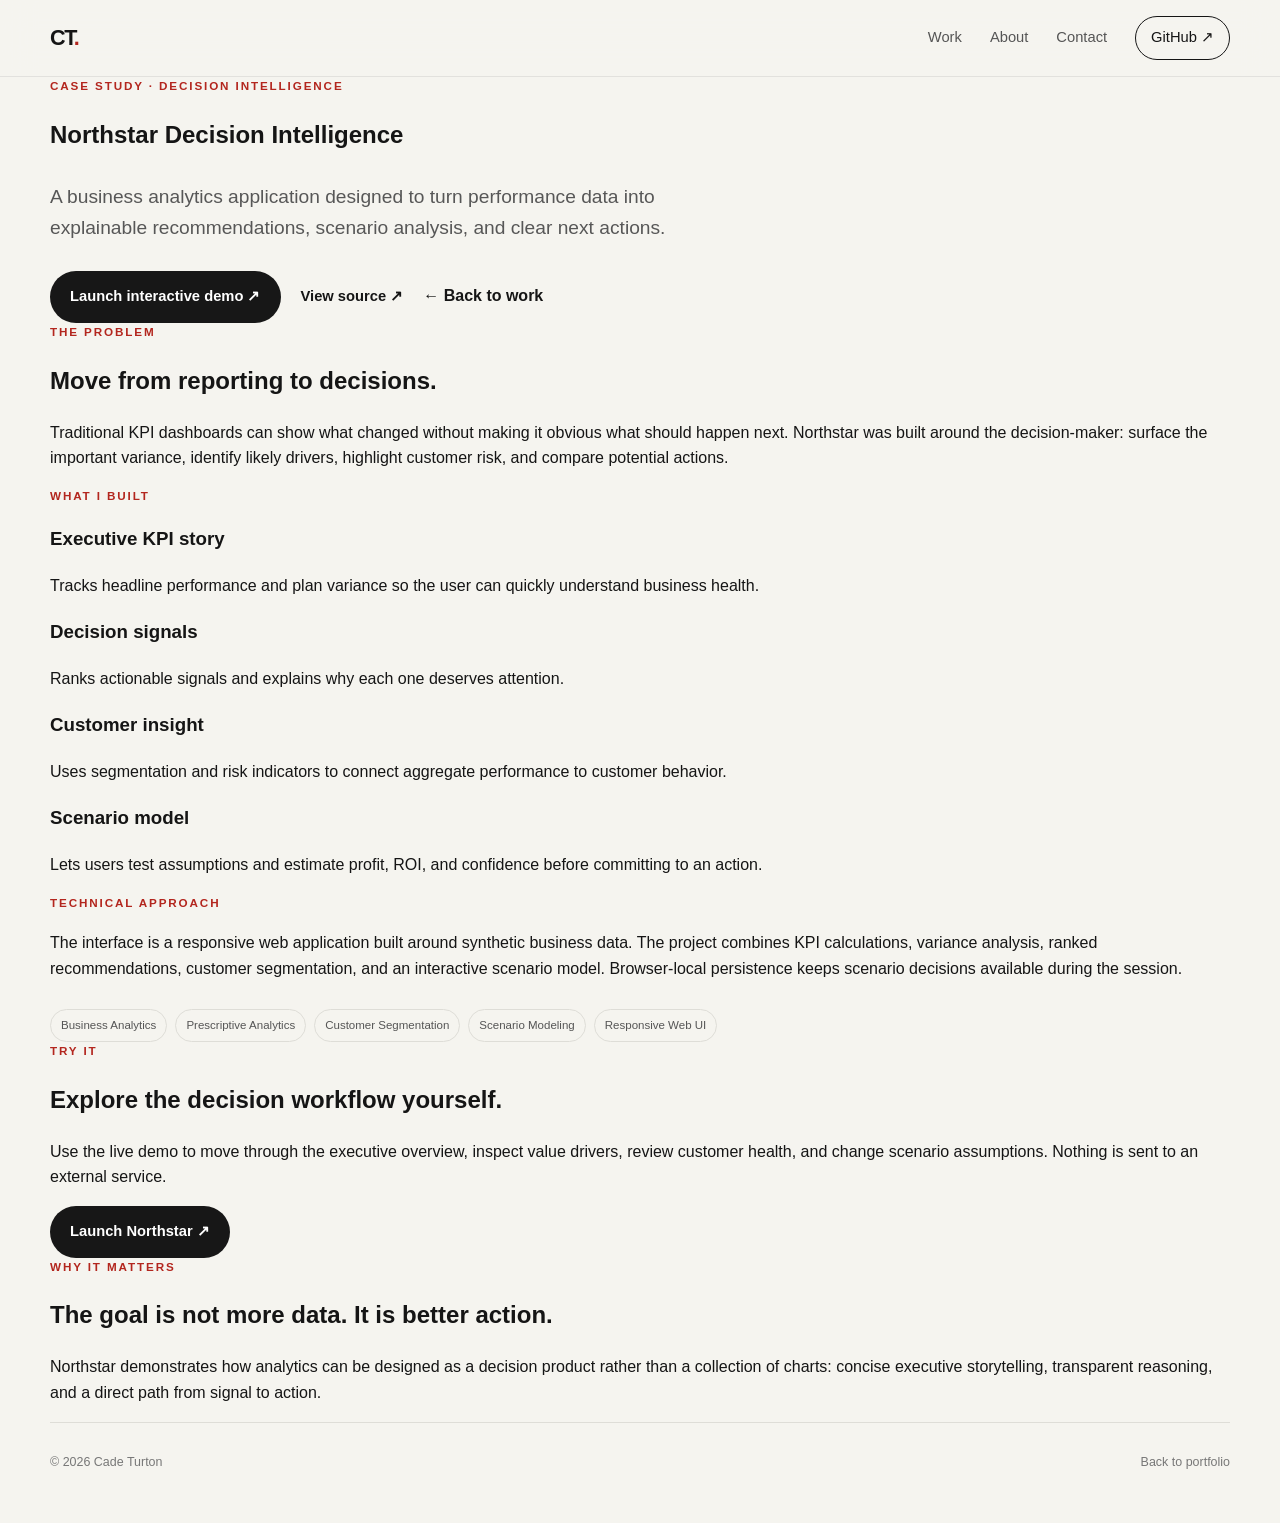
<file: projects/northstar.html>
<!DOCTYPE html><html lang="en"><head><meta charset="UTF-8"><meta name="viewport" content="width=device-width, initial-scale=1.0"><title>Northstar Decision Intelligence | Cade Turton</title><link rel="stylesheet" href="../styles.css"></head><body><header class="site-header"><nav class="nav shell"><a class="logo" href="../index.html">CT<span>.</span></a><div class="nav-links"><a href="../index.html#work">Work</a><a href="../index.html#about">About</a><a href="../index.html#contact">Contact</a><a class="nav-cta" href="https://github.com/cturton/Projects" target="_blank" rel="noreferrer">GitHub ↗</a></div></nav></header><main><section class="case-hero shell"><p class="kicker">CASE STUDY · DECISION INTELLIGENCE</p><h1>Northstar Decision Intelligence</h1><p class="hero-text">A business analytics application designed to turn performance data into explainable recommendations, scenario analysis, and clear next actions.</p><div class="case-links"><a class="button button-dark" href="../demos/northstar/index.html">Launch interactive demo ↗</a><a class="button button-light" href="https://github.com/cturton/Projects/tree/main/northstar-decision-intelligence" target="_blank" rel="noreferrer">View source ↗</a><a class="text-link" href="../index.html#work">← Back to work</a></div></section><section class="case-body shell"><div class="case-section"><p class="eyebrow">THE PROBLEM</p><h2>Move from reporting to decisions.</h2><p>Traditional KPI dashboards can show what changed without making it obvious what should happen next. Northstar was built around the decision-maker: surface the important variance, identify likely drivers, highlight customer risk, and compare potential actions.</p></div><div class="case-section"><p class="eyebrow">WHAT I BUILT</p><div class="case-grid"><div><h3>Executive KPI story</h3><p>Tracks headline performance and plan variance so the user can quickly understand business health.</p></div><div><h3>Decision signals</h3><p>Ranks actionable signals and explains why each one deserves attention.</p></div><div><h3>Customer insight</h3><p>Uses segmentation and risk indicators to connect aggregate performance to customer behavior.</p></div><div><h3>Scenario model</h3><p>Lets users test assumptions and estimate profit, ROI, and confidence before committing to an action.</p></div></div></div><div class="case-section"><p class="eyebrow">TECHNICAL APPROACH</p><p>The interface is a responsive web application built around synthetic business data. The project combines KPI calculations, variance analysis, ranked recommendations, customer segmentation, and an interactive scenario model. Browser-local persistence keeps scenario decisions available during the session.</p><div class="skill-list"><span>Business Analytics</span><span>Prescriptive Analytics</span><span>Customer Segmentation</span><span>Scenario Modeling</span><span>Responsive Web UI</span></div></div><div class="case-section"><p class="eyebrow">TRY IT</p><h2>Explore the decision workflow yourself.</h2><p>Use the live demo to move through the executive overview, inspect value drivers, review customer health, and change scenario assumptions. Nothing is sent to an external service.</p><a class="button button-dark" href="../demos/northstar/index.html">Launch Northstar ↗</a></div><div class="case-section"><p class="eyebrow">WHY IT MATTERS</p><h2>The goal is not more data. It is better action.</h2><p>Northstar demonstrates how analytics can be designed as a decision product rather than a collection of charts: concise executive storytelling, transparent reasoning, and a direct path from signal to action.</p></div></section></main><footer class="shell footer"><span>© 2026 Cade Turton</span><a href="../index.html">Back to portfolio</a></footer></body></html>
</file>
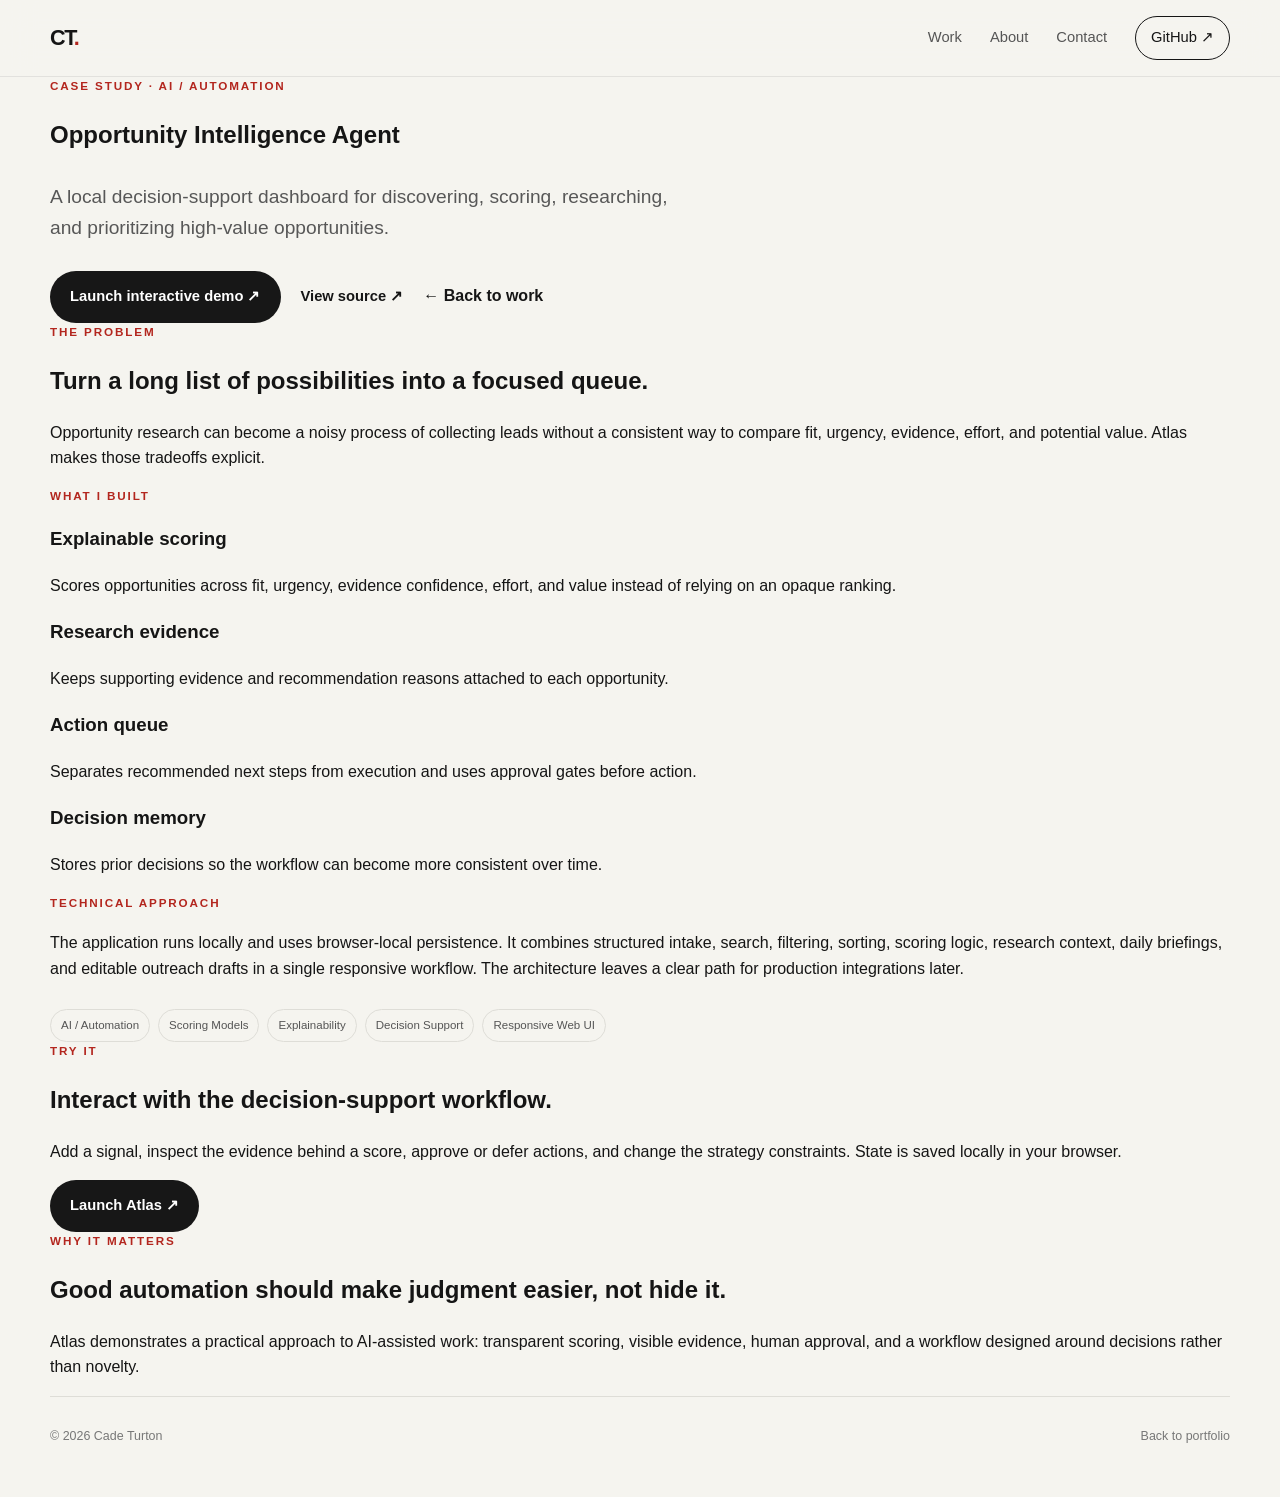
<file: projects/opportunity.html>
<!DOCTYPE html><html lang="en"><head><meta charset="UTF-8"><meta name="viewport" content="width=device-width, initial-scale=1.0"><title>Opportunity Intelligence Agent | Cade Turton</title><link rel="stylesheet" href="../styles.css"></head><body><header class="site-header"><nav class="nav shell"><a class="logo" href="../index.html">CT<span>.</span></a><div class="nav-links"><a href="../index.html#work">Work</a><a href="../index.html#about">About</a><a href="../index.html#contact">Contact</a><a class="nav-cta" href="https://github.com/cturton/Projects" target="_blank" rel="noreferrer">GitHub ↗</a></div></nav></header><main><section class="case-hero shell"><p class="kicker">CASE STUDY · AI / AUTOMATION</p><h1>Opportunity Intelligence Agent</h1><p class="hero-text">A local decision-support dashboard for discovering, scoring, researching, and prioritizing high-value opportunities.</p><div class="case-links"><a class="button button-dark" href="../demos/opportunity/index.html">Launch interactive demo ↗</a><a class="button button-light" href="https://github.com/cturton/Projects/tree/main/opportunity-intelligence-agent" target="_blank" rel="noreferrer">View source ↗</a><a class="text-link" href="../index.html#work">← Back to work</a></div></section><section class="case-body shell"><div class="case-section"><p class="eyebrow">THE PROBLEM</p><h2>Turn a long list of possibilities into a focused queue.</h2><p>Opportunity research can become a noisy process of collecting leads without a consistent way to compare fit, urgency, evidence, effort, and potential value. Atlas makes those tradeoffs explicit.</p></div><div class="case-section"><p class="eyebrow">WHAT I BUILT</p><div class="case-grid"><div><h3>Explainable scoring</h3><p>Scores opportunities across fit, urgency, evidence confidence, effort, and value instead of relying on an opaque ranking.</p></div><div><h3>Research evidence</h3><p>Keeps supporting evidence and recommendation reasons attached to each opportunity.</p></div><div><h3>Action queue</h3><p>Separates recommended next steps from execution and uses approval gates before action.</p></div><div><h3>Decision memory</h3><p>Stores prior decisions so the workflow can become more consistent over time.</p></div></div></div><div class="case-section"><p class="eyebrow">TECHNICAL APPROACH</p><p>The application runs locally and uses browser-local persistence. It combines structured intake, search, filtering, sorting, scoring logic, research context, daily briefings, and editable outreach drafts in a single responsive workflow. The architecture leaves a clear path for production integrations later.</p><div class="skill-list"><span>AI / Automation</span><span>Scoring Models</span><span>Explainability</span><span>Decision Support</span><span>Responsive Web UI</span></div></div><div class="case-section"><p class="eyebrow">TRY IT</p><h2>Interact with the decision-support workflow.</h2><p>Add a signal, inspect the evidence behind a score, approve or defer actions, and change the strategy constraints. State is saved locally in your browser.</p><a class="button button-dark" href="../demos/opportunity/index.html">Launch Atlas ↗</a></div><div class="case-section"><p class="eyebrow">WHY IT MATTERS</p><h2>Good automation should make judgment easier, not hide it.</h2><p>Atlas demonstrates a practical approach to AI-assisted work: transparent scoring, visible evidence, human approval, and a workflow designed around decisions rather than novelty.</p></div></section></main><footer class="shell footer"><span>© 2026 Cade Turton</span><a href="../index.html">Back to portfolio</a></footer></body></html>
</file>
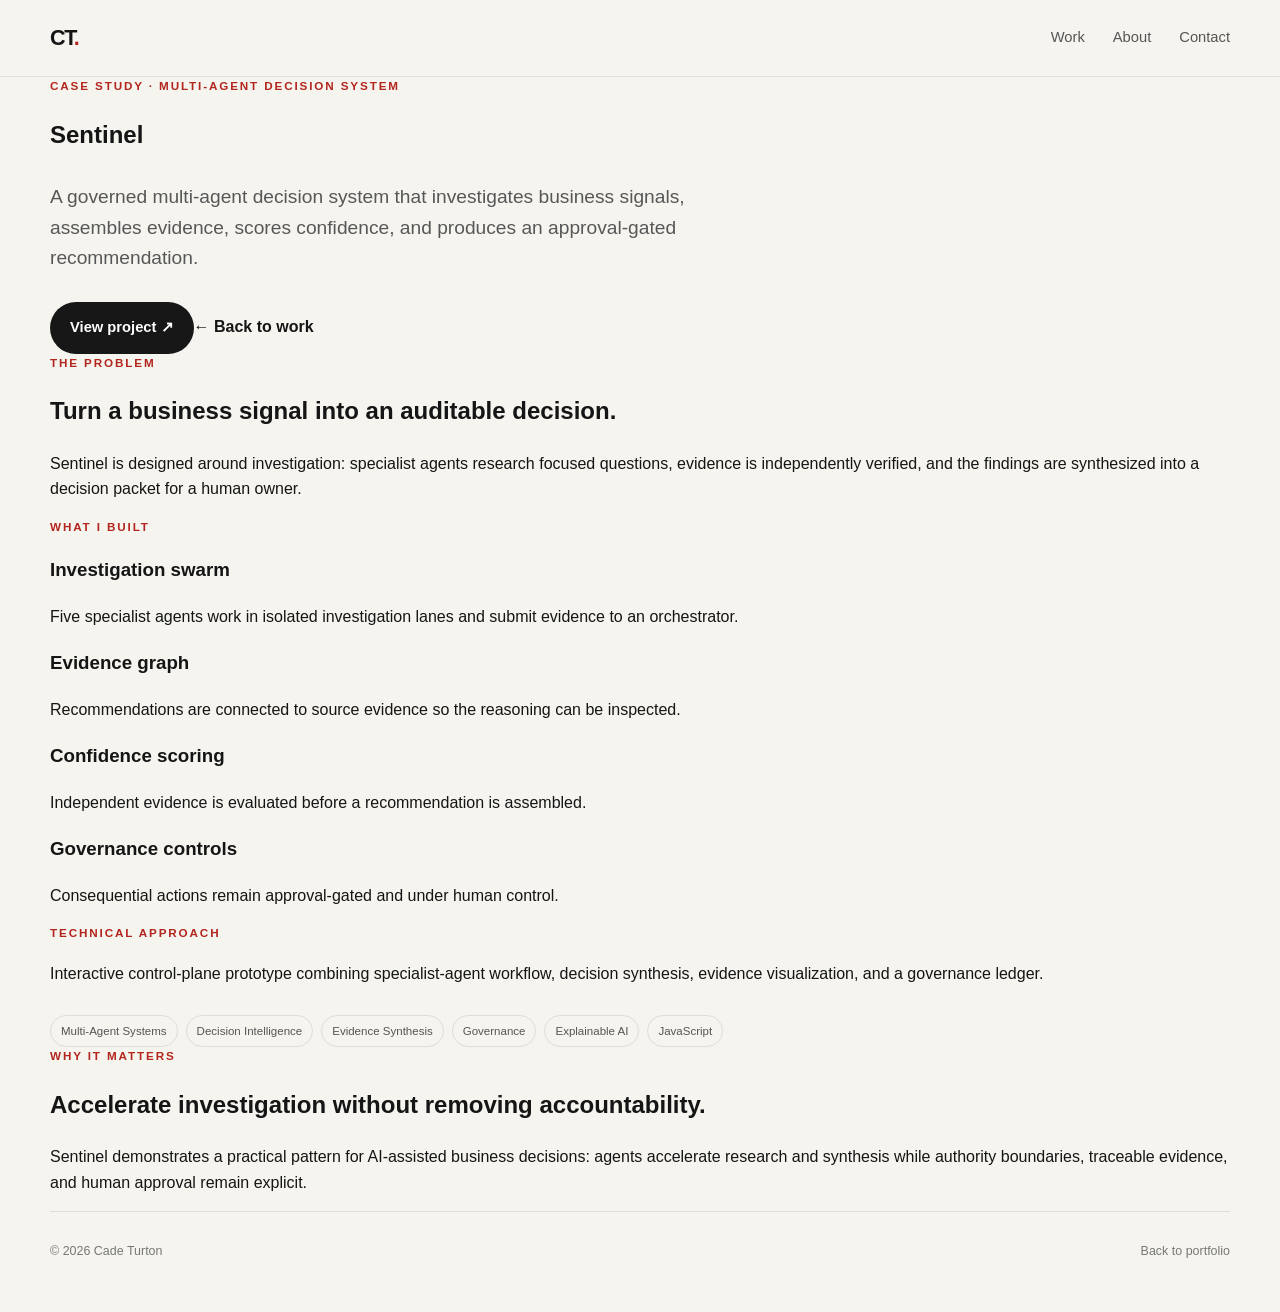
<file: projects/sentinel.html>
<!DOCTYPE html><html lang="en"><head><meta charset="UTF-8"><meta name="viewport" content="width=device-width, initial-scale=1.0"><title>Sentinel | Cade Turton</title><link rel="stylesheet" href="../styles.css"></head><body><header class="site-header"><nav class="nav shell"><a class="logo" href="../index.html">CT<span>.</span></a><div class="nav-links"><a href="../index.html#work">Work</a><a href="../index.html#about">About</a><a href="../index.html#contact">Contact</a></div></nav></header><main><section class="case-hero shell"><p class="kicker">CASE STUDY · MULTI-AGENT DECISION SYSTEM</p><h1>Sentinel</h1><p class="hero-text">A governed multi-agent decision system that investigates business signals, assembles evidence, scores confidence, and produces an approval-gated recommendation.</p><div class="case-links"><a class="button button-dark" href="https://github.com/cturton/Projects/tree/main/sentinel-multi-agent-system" target="_blank" rel="noreferrer">View project ↗</a><a class="text-link" href="../index.html#work">← Back to work</a></div></section><section class="case-body shell"><div class="case-section"><p class="eyebrow">THE PROBLEM</p><h2>Turn a business signal into an auditable decision.</h2><p>Sentinel is designed around investigation: specialist agents research focused questions, evidence is independently verified, and the findings are synthesized into a decision packet for a human owner.</p></div><div class="case-section"><p class="eyebrow">WHAT I BUILT</p><div class="case-grid"><div><h3>Investigation swarm</h3><p>Five specialist agents work in isolated investigation lanes and submit evidence to an orchestrator.</p></div><div><h3>Evidence graph</h3><p>Recommendations are connected to source evidence so the reasoning can be inspected.</p></div><div><h3>Confidence scoring</h3><p>Independent evidence is evaluated before a recommendation is assembled.</p></div><div><h3>Governance controls</h3><p>Consequential actions remain approval-gated and under human control.</p></div></div></div><div class="case-section"><p class="eyebrow">TECHNICAL APPROACH</p><p>Interactive control-plane prototype combining specialist-agent workflow, decision synthesis, evidence visualization, and a governance ledger.</p><div class="skill-list"><span>Multi-Agent Systems</span><span>Decision Intelligence</span><span>Evidence Synthesis</span><span>Governance</span><span>Explainable AI</span><span>JavaScript</span></div></div><div class="case-section"><p class="eyebrow">WHY IT MATTERS</p><h2>Accelerate investigation without removing accountability.</h2><p>Sentinel demonstrates a practical pattern for AI-assisted business decisions: agents accelerate research and synthesis while authority boundaries, traceable evidence, and human approval remain explicit.</p></div></section></main><footer class="shell footer"><span>© 2026 Cade Turton</span><a href="../index.html">Back to portfolio</a></footer></body></html>
</file>
<file: styles.css>
:root{--ink:#151515;--muted:#686868;--paper:#f5f4ef;--white:#fff;--line:#deddd7;--accent:#b3261e;--dark:#171717;--max:1180px}*{box-sizing:border-box}html{scroll-behavior:smooth}body{margin:0;background:var(--paper);color:var(--ink);font-family:'DM Sans',sans-serif;line-height:1.6}a{color:inherit;text-decoration:none}.shell{width:min(var(--max),calc(100% - 48px));margin:auto}.site-header{position:sticky;top:0;z-index:20;background:rgba(245,244,239,.88);backdrop-filter:blur(16px);border-bottom:1px solid rgba(21,21,21,.08)}.nav{height:76px;display:flex;align-items:center;justify-content:space-between}.logo{font:800 1.35rem Manrope,sans-serif;letter-spacing:-.06em}.logo span{color:var(--accent)}.nav-links{display:flex;align-items:center;gap:28px;font-size:.92rem}.nav-links>a:not(.nav-cta){color:#555}.nav-links>a:hover{color:var(--ink)}.nav-cta{padding:9px 15px;border:1px solid var(--ink);border-radius:999px}.hero{min-height:680px;padding:120px 0 90px;display:grid;grid-template-columns:1.5fr .7fr;gap:80px;align-items:center}.kicker,.eyebrow,.archive-label{font-size:.73rem;font-weight:700;letter-spacing:.16em;color:var(--accent);margin:0 0 18px}.hero h1{font:800 clamp(3.6rem,7vw,6.7rem)/.94 Manrope,sans-serif;letter-spacing:-.075em;margin:0;max-width:900px}.hero h1 em{font-style:normal;color:var(--accent)}.hero-text{font-size:1.2rem;color:#575757;max-width:650px;margin:28px 0}.hero-actions,.contact-actions{display:flex;align-items:center;gap:24px}.button{display:inline-flex;align-items:center;justify-content:center;gap:10px;padding:14px 20px;border-radius:999px;font-weight:700;font-size:.92rem;transition:.2s}.button:hover,.linkedin-button:hover{transform:translateY(-2px)}.button-dark{background:var(--dark);color:#fff}.linkedin-button{display:inline-flex;align-items:center;justify-content:center;gap:10px;min-width:158px;padding:12px 18px;background:#fff;color:#151515;border:1px solid #cfcfc8;border-radius:999px;font-weight:700;font-size:.92rem;line-height:1;transition:.2s;box-shadow:0 1px 2px rgba(0,0,0,.04)}.linkedin-mark{display:inline-flex;align-items:center;justify-content:center;width:25px;height:25px;border-radius:3px;background:#0A66C2;color:#fff;font-family:Arial,sans-serif;font-size:16px;font-weight:700;letter-spacing:-1px;line-height:1}.linkedin-label{display:inline-block;line-height:25px;white-space:nowrap}.linkedin-arrow{display:inline-block;font-size:16px;line-height:25px;color:#555}.text-link{font-weight:700}.text-link span{color:var(--accent)}.hero-aside{border-left:1px solid var(--line);padding-left:34px;color:var(--muted)}.availability{display:flex;align-items:center;gap:8px;color:var(--ink);font-weight:700;font-size:.88rem}.availability span{width:8px;height:8px;border-radius:50%;background:#3c8b51}.mini-grid{display:grid;grid-template-columns:1fr 1fr;gap:1px;background:var(--line);border:1px solid var(--line);margin-top:35px}.mini-grid div{background:var(--paper);padding:18px}.mini-grid strong,.mini-grid span{display:block}.mini-grid strong{font-family:Manrope;font-size:1rem}.mini-grid span{font-size:.78rem;margin-top:4px}.section{padding:95px 0}.section-heading{display:grid;grid-template-columns:1.15fr .85fr;gap:60px;align-items:end;margin-bottom:34px}.section-heading.compact{margin-top:100px}.section-heading h2,.about-grid h2,.contact-card h2{font:800 clamp(2rem,4vw,3.3rem)/1.05 Manrope,sans-serif;letter-spacing:-.055em;margin:0}.section-heading>p{color:var(--muted);max-width:460px;margin:0}.featured-grid{display:grid;grid-template-columns:1fr 1fr;gap:16px}.featured-card{background:#fff;border:1px solid var(--line);min-height:430px;padding:28px;display:flex;flex-direction:column;position:relative;overflow:hidden;transition:.25s}.featured-card:first-child{grid-row:span 2;min-height:876px;background:var(--dark);color:#fff;border-color:var(--dark)}.featured-card:hover{transform:translateY(-5px);box-shadow:0 20px 45px rgba(0,0,0,.08)}.featured-card:first-child:after{content:'';position:absolute;width:420px;height:420px;border-radius:50%;right:-170px;bottom:-180px;background:radial-gradient(circle,rgba(179,38,30,.55),transparent 68%)}.card-meta{display:flex;justify-content:space-between;font-size:.72rem;text-transform:uppercase;letter-spacing:.12em;font-weight:700;color:#777}.featured-card:first-child .card-meta{color:#aaa}.card-content{margin-top:auto;position:relative;z-index:1}.card-content h3{font:800 clamp(1.8rem,3vw,2.65rem)/1.05 Manrope,sans-serif;letter-spacing:-.055em;margin:0 0 14px}.featured-card:not(:first-child) .card-content h3{font-size:1.85rem}.card-content p{color:#696969;max-width:620px;margin:0 0 20px}.featured-card:first-child .card-content p{color:#bdbdbd}.tags{display:flex;flex-wrap:wrap;gap:7px}.tags span,.skill-list span{border:1px solid var(--line);border-radius:999px;padding:6px 10px;font-size:.72rem;color:#555}.featured-card:first-child .tags span{border-color:#444;color:#ddd}.card-arrow{position:relative;z-index:2;margin-top:24px;font-weight:700;font-size:.88rem}.featured-card:first-child .card-arrow{color:#fff}.archive-grid{display:grid;grid-template-columns:1fr 1fr;gap:16px}.archive-card{background:#fff;border:1px solid var(--line);padding:25px;display:flex;justify-content:space-between;gap:30px;transition:.2s}.archive-card:hover{border-color:#aaa;transform:translateY(-3px)}.archive-card h3{font:700 1.25rem Manrope;margin:4px 0}.archive-card p{color:var(--muted);font-size:.9rem;margin:0;max-width:650px}.archive-card>a,.archive-card>span{font-weight:700;white-space:nowrap}.about-section{background:#e9e7df;padding:105px 0}.about-grid{display:grid;grid-template-columns:.9fr 1.1fr;gap:100px}.about-copy{font-size:1.06rem;color:#555}.about-copy p:first-child{margin-top:0}.skill-list{display:flex;flex-wrap:wrap;gap:8px;margin-top:28px}.contact-section{padding-top:70px}.contact-card{background:var(--dark);color:#fff;padding:55px}.contact-card .eyebrow{color:#df6b63}.contact-card h2{max-width:700px}.contact-card>p:not(.eyebrow){color:#aaa;max-width:560px;margin:20px 0 28px}.footer{padding:30px 0 50px;border-top:1px solid var(--line);display:flex;justify-content:space-between;color:#777;font-size:.78rem}@media(max-width:850px){.hero,.section-heading,.about-grid{grid-template-columns:1fr}.hero{padding:80px 0;gap:50px}.hero-aside{border-left:0;border-top:1px solid var(--line);padding:25px 0 0}.featured-grid{grid-template-columns:1fr}.featured-card:first-child{grid-row:auto;min-height:500px}.archive-grid{grid-template-columns:1fr}.section-heading{gap:18px}.nav-links{gap:14px}.nav-links>a:not(.nav-cta){display:none}}@media(max-width:560px){.shell{width:min(var(--max),calc(100% - 30px))}.nav{height:66px}.hero h1{font-size:3.25rem}.hero-text{font-size:1.05rem}.hero-actions{flex-wrap:wrap}.featured-card{min-height:380px}.featured-card:first-child{min-height:500px}.contact-card{padding:32px 24px}.contact-actions{flex-wrap:wrap}.linkedin-button{min-width:0}.footer{flex-direction:column;gap:8px}}
</file>
<file: demos/northstar/styles.css>
:root{--ink:#172235;--muted:#748197;--line:#e3e8ef;--bg:#f3f5f8;--surface:#fff;--navy:#111d2e;--navy-2:#1b2b42;--blue:#315bea;--teal:#159a78;--amber:#d89024;--red:#d45157;--shadow:0 14px 40px rgba(20,32,51,.07)}*{box-sizing:border-box}html{scroll-behavior:smooth}body{margin:0;background:var(--bg);color:var(--ink);font:14px Manrope,Arial,sans-serif;-webkit-font-smoothing:antialiased}button,input{font:inherit}aside{position:fixed;z-index:10;width:244px;height:100vh;background:linear-gradient(180deg,var(--navy),#0e1928);color:#c5d0df;padding:28px 17px;display:flex;flex-direction:column;border-right:1px solid #26364b}.brand{color:#fff;font-size:21px;font-weight:800;padding:0 9px;display:flex;align-items:center;gap:9px;letter-spacing:-.4px}.brand i{font:800 14px Georgia;display:grid;place-items:center;width:30px;height:30px;background:var(--blue);border-radius:9px;font-style:normal;box-shadow:0 6px 16px #315bea44}.workspace,.eyebrow{font:600 10px 'DM Mono';letter-spacing:1.15px;color:#8291a6}.workspace{margin:48px 10px 12px}nav{display:grid;gap:4px}nav button{width:100%;text-align:left;border:1px solid transparent;background:transparent;color:#b6c2d2;border-radius:9px;padding:12px 11px;font:600 12px Manrope;cursor:pointer;transition:.18s ease}nav button:hover{background:#1a2a40;color:#fff;border-color:#2a3b53}nav button.active{background:#243650;color:#fff;border-color:#314865;box-shadow:inset 3px 0 var(--blue)}.data-status{margin-top:auto;border-top:1px solid #2b3a4f;padding:20px 9px 12px;color:#c8d3e1;font-size:11px;line-height:1.8}.data-status span{width:7px;height:7px;border-radius:50%;display:inline-block;background:#42ca96;margin-right:6px;box-shadow:0 0 0 4px #42ca9614}.data-status small{color:#8293a8;font-size:10px}.reset{margin:0 8px;color:#8796aa;background:transparent;border:0;text-align:left;font:12px Manrope;cursor:pointer}main{margin-left:244px;max-width:1600px;padding:38px 5.5%;min-height:100vh}header,.split-heading{display:flex;align-items:center;justify-content:space-between}header{margin-bottom:31px}h1,h2,h3,p{margin-top:0}h1{font-size:28px;letter-spacing:-1.2px;margin:0}h2{font-size:20px;letter-spacing:-.7px}h3{font-size:14px}.header-actions{display:flex;gap:9px}.period,.export{background:var(--surface);border:1px solid var(--line);border-radius:9px;padding:9px 12px;font:600 11px Manrope;color:#56657a;box-shadow:0 3px 10px #17223508}.export{background:#1a2c47;color:#fff;border-color:#1a2c47}.signal{background:linear-gradient(120deg,#172a43,#263e60);color:#fff;min-height:218px;border-radius:18px;padding:31px 37px;display:flex;justify-content:space-between;align-items:center;box-shadow:0 18px 45px #17223518;position:relative;overflow:hidden}.signal:after{content:'';position:absolute;width:260px;height:260px;border:1px solid #ffffff12;border-radius:50%;right:80px;top:-105px;box-shadow:0 0 0 30px #ffffff06,0 0 0 60px #ffffff04}.signal .eyebrow{color:#a5b8d0}.signal h2{font-size:25px;margin:8px 0}.signal p:not(.eyebrow){max-width:650px;color:#c7d3e3;line-height:1.65}.signal-btn,.primary{background:#fff;color:#243856;border:0;border-radius:8px;padding:11px 14px;font:700 11px Manrope;cursor:pointer;transition:.18s}.signal-btn:hover,.primary:hover{transform:translateY(-1px)}.signal-score{position:relative;z-index:1;border:1px solid #6d84a3;border-radius:50%;width:128px;height:128px;display:grid;place-content:center;text-align:center;background:#2b466c;box-shadow:0 0 0 9px #ffffff0b}.signal-score strong{font-size:37px}.signal-score span{font:10px 'DM Mono';letter-spacing:1px;color:#b8c9dc}.kpis{display:grid;grid-template-columns:repeat(4,1fr);gap:13px;margin:19px 0 36px}.kpi,.chart-card,.insight-card,.waterfall,.table-card,.controls,.outcome{background:var(--surface);border:1px solid var(--line);border-radius:13px;box-shadow:0 5px 20px #17223505}.kpi{padding:17px}.kpi p{font-size:11px;color:var(--muted);margin-bottom:8px}.kpi strong{font-size:23px;letter-spacing:-.5px}.kpi em{font:600 10px Manrope;color:var(--teal);float:right;margin-top:8px;font-style:normal}.legend{font-size:10px;color:#6d7b8f}.legend i{width:8px;height:8px;display:inline-block;border-radius:2px;margin:0 5px 0 13px}.legend .revenue{background:var(--blue)}.legend .profit{background:var(--teal)}.chart-card{margin-top:14px;padding:18px 21px}.trend-chart{height:220px;display:flex;gap:5px;align-items:flex-end;border-bottom:1px solid var(--line);padding:0 10px}.month{height:100%;flex:1;display:flex;align-items:flex-end;gap:4px;position:relative}.month:after{content:attr(data-label);position:absolute;bottom:-23px;color:#8290a3;font:10px 'DM Mono'}.bar{width:50%;background:var(--blue);border-radius:4px 4px 0 0}.bar.profit{background:var(--teal)}.two-col,.customer-layout,.scenario-layout{display:grid;grid-template-columns:1fr 1fr;gap:15px;margin-top:39px}.insight-card{padding:21px}.insight-card h3{margin:5px 0 9px}.insight-card p{font-size:11px;color:#647288;line-height:1.7}.positive{color:var(--teal)}.negative{color:var(--red)}.warning{border-top:3px solid #ebb04b}.text-button{border:0;background:transparent;color:var(--blue);font:700 11px Manrope;padding:4px 0;cursor:pointer}.view{display:none}.view.active{display:block}.muted{font-size:11px;color:var(--muted)}.waterfall{padding:27px;margin-top:17px;display:flex;align-items:flex-end;gap:19px;height:288px}.water-item{height:100%;flex:1;display:flex;flex-direction:column;justify-content:flex-end;align-items:center;position:relative}.water-item .wfbar{width:70%;border-radius:5px 5px 0 0;background:var(--blue)}.water-item.negative .wfbar{background:var(--red)}.water-item.positive .wfbar{background:var(--teal)}.water-item span{font:700 11px 'DM Mono';margin-bottom:7px}.water-item small{font-size:9px;color:#748094;text-align:center;margin-top:8px}.lower{margin-top:38px}.action-list{display:grid;gap:9px}.action{background:var(--surface);border:1px solid var(--line);border-radius:11px;padding:14px 17px;display:grid;grid-template-columns:36px 1fr 110px 110px;gap:13px;align-items:center;box-shadow:0 4px 14px #17223505}.rank{display:grid;place-items:center;width:28px;height:28px;background:#edf1ff;color:#4267d9;border-radius:50%;font:700 10px 'DM Mono'}.action h3{margin:0 0 3px}.impact{font:700 11px 'DM Mono';color:var(--teal)}.segments{display:grid;grid-template-columns:repeat(4,1fr);gap:13px;margin-top:17px}.segment{padding:17px;background:var(--surface);border:1px solid var(--line);border-radius:12px}.segment strong{font-size:21px}.segment p{font-size:11px;color:var(--muted);margin:7px 0}.segment small{font:9px 'DM Mono';color:#60728b}.table-card{padding:19px}.card-title{display:flex;justify-content:space-between}.card-title span{font:9px 'DM Mono';color:#76869b}.account{display:grid;grid-template-columns:1.3fr 70px 80px;gap:10px;padding:12px 0;border-top:1px solid var(--line);font-size:11px}.risk{color:var(--red);font-weight:700}.cohort{height:108px;display:flex;align-items:flex-end;gap:8px;margin:25px 0 6px}.cohort span{flex:1;background:linear-gradient(#5e7df0,#bdd0ff);border-radius:4px 4px 0 0}.scenario-layout{grid-template-columns:.85fr 1.15fr;margin-top:17px}.controls,.outcome{padding:24px}.controls label{display:block;color:#56657a;font:600 11px Manrope;margin:21px 0}.controls output{float:right;color:var(--blue);font:700 11px 'DM Mono'}.controls input{display:block;width:100%;margin-top:10px;accent-color:var(--blue)}.controls .primary{background:var(--blue);color:#fff;width:100%;margin-top:5px}.outcome{background:#192b43;color:#fff;box-shadow:0 14px 35px #1722351a}.outcome .eyebrow{color:#9eb3cb}.outcome h2{font-size:42px;margin:8px 0}.outcome .muted{color:#afbed0}.outcome-grid{display:grid;grid-template-columns:repeat(3,1fr);gap:8px;margin:27px 0}.outcome-grid div{border-left:1px solid #536a86;padding-left:11px}.outcome-grid span{font-size:18px;font-weight:700;color:#7be0bd;display:block}.outcome-grid small{font-size:9px;color:#aab8c9}.recommendation{background:#2a405f;border-radius:9px;padding:15px}.recommendation strong{font-size:10px;text-transform:uppercase;letter-spacing:.8px;color:#a9c4ff}.recommendation p{font-size:11px;line-height:1.6;color:#d5dfec;margin:6px 0 0}@media(max-width:900px){aside{display:none}main{margin:0;padding:25px}.kpis,.segments{grid-template-columns:repeat(2,1fr)}}@media(max-width:600px){header,.signal{display:block}.header-actions{margin-top:16px}.signal-score{display:none}.kpis,.segments,.two-col,.customer-layout,.scenario-layout{grid-template-columns:1fr}.action{grid-template-columns:32px 1fr}.action .impact,.action button{display:none}main{padding:20px}.signal{padding:28px}.waterfall{gap:6px;padding:15px}.water-item small{font-size:8px}}
</file>
<file: demos/opportunity/styles.css>
:root{--ink:#172234;--muted:#718096;--line:#e3e8ef;--violet:#5b4cf2;--violet-dark:#4032c7;--bg:#f3f5f8;--surface:#fff;--navy:#111a2b;--navy-2:#1e2b43;--green:#15966f;--red:#c85a58;--shadow:0 14px 40px rgba(20,32,51,.07)}*{box-sizing:border-box}html{scroll-behavior:smooth}body{margin:0;background:var(--bg);color:var(--ink);font:14px Manrope,Arial,sans-serif;-webkit-font-smoothing:antialiased}aside{position:fixed;z-index:10;width:248px;height:100vh;background:linear-gradient(180deg,var(--navy),#0e1726);color:#cbd5e1;padding:28px 18px;display:flex;flex-direction:column;border-right:1px solid #26364b}.brand{color:#fff;font-weight:800;font-size:21px;padding:0 9px;letter-spacing:-.4px}.brand i{display:inline-grid;place-items:center;width:30px;height:30px;background:var(--violet);border-radius:9px;font-style:normal;margin-right:9px;box-shadow:0 6px 16px #5b4cf244}.eyebrow{font:600 10px 'DM Mono';letter-spacing:1.2px;color:#8795a9;margin:0 0 8px}aside .eyebrow{margin:49px 10px 12px}nav{display:grid;gap:4px}nav button{border:1px solid transparent;background:transparent;color:#b5c0d0;font:600 12px Manrope;width:100%;text-align:left;padding:12px 10px;border-radius:9px;cursor:pointer;transition:.18s ease}nav button:hover{background:#1a293f;color:#fff;border-color:#293a52}nav .active{background:#28224f;color:#fff;border-color:#4d43a1;box-shadow:inset 3px 0 var(--violet)}nav button b{float:right;background:#de6a62;color:white;border-radius:12px;font:10px 'DM Mono';padding:3px 6px}footer{margin-top:auto;padding:12px 10px;font-size:11px;color:#9db0c7}footer span{display:block;margin-bottom:18px;color:#a9d8c9}footer button{border:0;background:transparent;color:#8f9bae;padding:0;cursor:pointer;font:12px Manrope}main{margin-left:248px;min-height:100vh;padding:38px 5.5%;max-width:1600px}header,.heading,.toolbar{display:flex;align-items:center;justify-content:space-between}header{margin-bottom:32px}h1,h2,h3,p{margin-top:0}h1{font-size:28px;letter-spacing:-1.1px;margin-bottom:0}h2{font-size:20px;letter-spacing:-.7px}.actions{display:flex;gap:10px}.search{display:flex;align-items:center;padding:0 10px;background:var(--surface);border:1px solid var(--line);border-radius:9px;color:#8995a6;box-shadow:0 3px 10px #17223508}.search input{border:0;outline:0;padding:11px 7px;width:180px;font:12px Manrope;background:transparent}.primary,.light{border:0;border-radius:9px;padding:11px 15px;background:var(--violet);color:white;font:700 11px Manrope;cursor:pointer;transition:.18s ease}.primary:hover{background:var(--violet-dark);transform:translateY(-1px)}.light{background:#fff;color:#273553;margin-top:8px;border:1px solid var(--line)}.hero{border-radius:18px;background:linear-gradient(120deg,#1c2940,#273a5b);color:white;padding:33px 39px;min-height:226px;display:flex;align-items:center;justify-content:space-between;box-shadow:0 18px 45px #17223518;position:relative;overflow:hidden}.hero:after{content:'';position:absolute;width:300px;height:300px;border:1px solid #ffffff12;border-radius:50%;right:45px;top:-115px;box-shadow:0 0 0 30px #ffffff06,0 0 0 60px #ffffff04}.hero .eyebrow{color:#94a8c1}.hero h2{font-size:26px;max-width:590px;margin:10px 0}.hero p:not(.eyebrow){max-width:600px;color:#c1cbd9;line-height:1.65}.orb{position:relative;z-index:1;width:138px;height:138px;border-radius:50%;display:grid;place-content:center;text-align:center;background:radial-gradient(circle at 35% 35%,#8e84ff,#5747e7 58%,#3b319d);box-shadow:0 0 0 11px #ffffff0d,0 0 0 27px #ffffff06}.orb strong{font-size:39px}.orb small{font:10px 'DM Mono';letter-spacing:1px}.stats{display:grid;grid-template-columns:repeat(4,1fr);gap:14px;margin:19px 0 38px}.stat,.card,.row,.approval,.memory,.log-item{background:var(--surface);border:1px solid var(--line);border-radius:12px;box-shadow:0 5px 20px #17223505}.stat{padding:17px}.stat p{font-size:11px;color:var(--muted);margin-bottom:8px}.stat strong{font-size:23px;letter-spacing:-.5px}.stat em{float:right;font:600 10px Manrope;color:#22a375;font-style:normal;margin-top:8px}.heading{align-items:end;margin-bottom:17px}.heading h2{margin:0}.link{border:0;background:transparent;color:var(--violet);font:700 11px Manrope;cursor:pointer}.cards{display:grid;grid-template-columns:repeat(3,1fr);gap:14px}.card{padding:19px;cursor:pointer;transition:.18s ease}.card:hover{transform:translateY(-3px);box-shadow:0 16px 35px #17223512;border-color:#d6d1ff}.top{display:flex;justify-content:space-between}.source{font:500 9px 'DM Mono';color:#78879a}.score{background:#e8f8f2;color:#16855e;border-radius:6px;padding:5px 7px;font:700 10px 'DM Mono'}.card h3{font-size:14px;margin:18px 0 5px}.muted,.intro p:not(.eyebrow){color:var(--muted);font-size:11px}.tag{display:inline-block;background:#f0efff;color:#594acc;padding:4px 7px;border-radius:5px;font:600 9px Manrope}.bottom{border-top:1px solid var(--line);margin-top:16px;padding-top:13px;display:flex;justify-content:space-between;color:#718096;font:10px 'DM Mono'}.view{display:none}.view.active{display:block}.toolbar{margin-bottom:19px}.chip{border:1px solid var(--line);border-radius:20px;background:#fff;padding:7px 11px;color:#66758a;font:600 10px Manrope;cursor:pointer;margin-right:5px}.chip.active{background:#e9e7ff;color:#5143c5;border-color:#e9e7ff}select{border:1px solid var(--line);background:white;border-radius:8px;padding:7px;color:#66758a;font:11px Manrope}.list{display:grid;gap:10px}.row{display:grid;grid-template-columns:55px 1.6fr 1fr 100px 100px;align-items:center;padding:14px 18px;gap:15px}.row h3{font-size:13px;margin:0 0 4px}.metric{font:11px 'DM Mono';color:#536277}.status{font:700 10px Manrope;text-transform:capitalize}.needs-review{color:#b67508}.approved{color:#16855e}.watching{color:#61728a}.outline{background:#fff;border:1px solid #d8dce5;border-radius:7px;padding:7px 9px;font:700 10px Manrope;color:#354258;cursor:pointer}.approval{padding:22px;display:grid;grid-template-columns:1fr 280px;gap:35px}.approval h3{margin:3px 0 9px}.approval p{line-height:1.6}.recommend{background:#f6f5ff;padding:16px;border-radius:10px}.recommend strong{display:block;font-size:11px;margin-bottom:7px}.action-row{display:flex;gap:8px;margin-top:14px}.approve{background:var(--green)}.reject{color:#b24a48}.intro{max-width:570px;margin-bottom:28px}.memory{padding:20px;cursor:default}.memory h3{font-size:13px;margin:0 0 8px}.bar{height:7px;background:#edf0f4;border-radius:9px;overflow:hidden;margin-top:14px}.bar i{height:100%;display:block;background:var(--violet)}.log-item{padding:14px 18px;display:flex;justify-content:space-between;font-size:11px}.log-action{font-weight:700;color:#16855e}dialog{border:0;border-radius:16px;padding:0;box-shadow:0 25px 80px #17223444;max-width:680px;width:calc(100% - 32px)}dialog::backdrop{background:#111a2b88}.close{position:absolute;right:15px;top:10px;border:0;background:transparent;font-size:25px;color:#68768a;cursor:pointer}#detailContent,form{padding:34px}.detail-title{padding-right:35px}.detail-title h2{font-size:24px;margin:6px 0}.detail-grid{display:grid;grid-template-columns:repeat(3,1fr);gap:10px;margin:24px 0}.detail-metric{background:#f7f8fb;padding:12px;border-radius:8px}.detail-metric label{display:block;color:#7a879a;font:10px 'DM Mono';margin-bottom:6px}.reasons{padding:18px;background:#f5fcf9;border-radius:10px}.reasons li{margin:8px 0;color:#375564;font-size:11px}.draft{background:#f7f8fb;border-left:3px solid var(--violet);padding:15px;font:11px/1.65 'DM Mono';white-space:pre-line;margin-top:16px}form h2{margin-bottom:25px}form label{display:block;font:700 10px Manrope;margin:13px 0;color:#526177}input,textarea{display:block;width:100%;border:1px solid #dce1e9;border-radius:7px;padding:10px;margin-top:6px;font:12px Manrope;outline-color:var(--violet)}textarea{height:85px;resize:vertical}.form-row{display:grid;grid-template-columns:1fr 1fr;gap:12px}form .primary{margin-top:14px;width:100%}@media(max-width:900px){aside{display:none}main{margin:0;padding:25px}.cards{grid-template-columns:1fr 1fr}.stats{grid-template-columns:1fr 1fr}.row{grid-template-columns:50px 1fr 100px}.row .metric,.row .status{display:none}}@media(max-width:600px){header,.hero{display:block}.actions{margin-top:18px}.search,.orb{display:none}.cards{grid-template-columns:1fr}.stats{grid-template-columns:1fr 1fr}main{padding:20px}.hero{padding:28px}.toolbar{display:block}.toolbar div{overflow:auto;margin-bottom:12px}.approval{grid-template-columns:1fr}}
</file>
